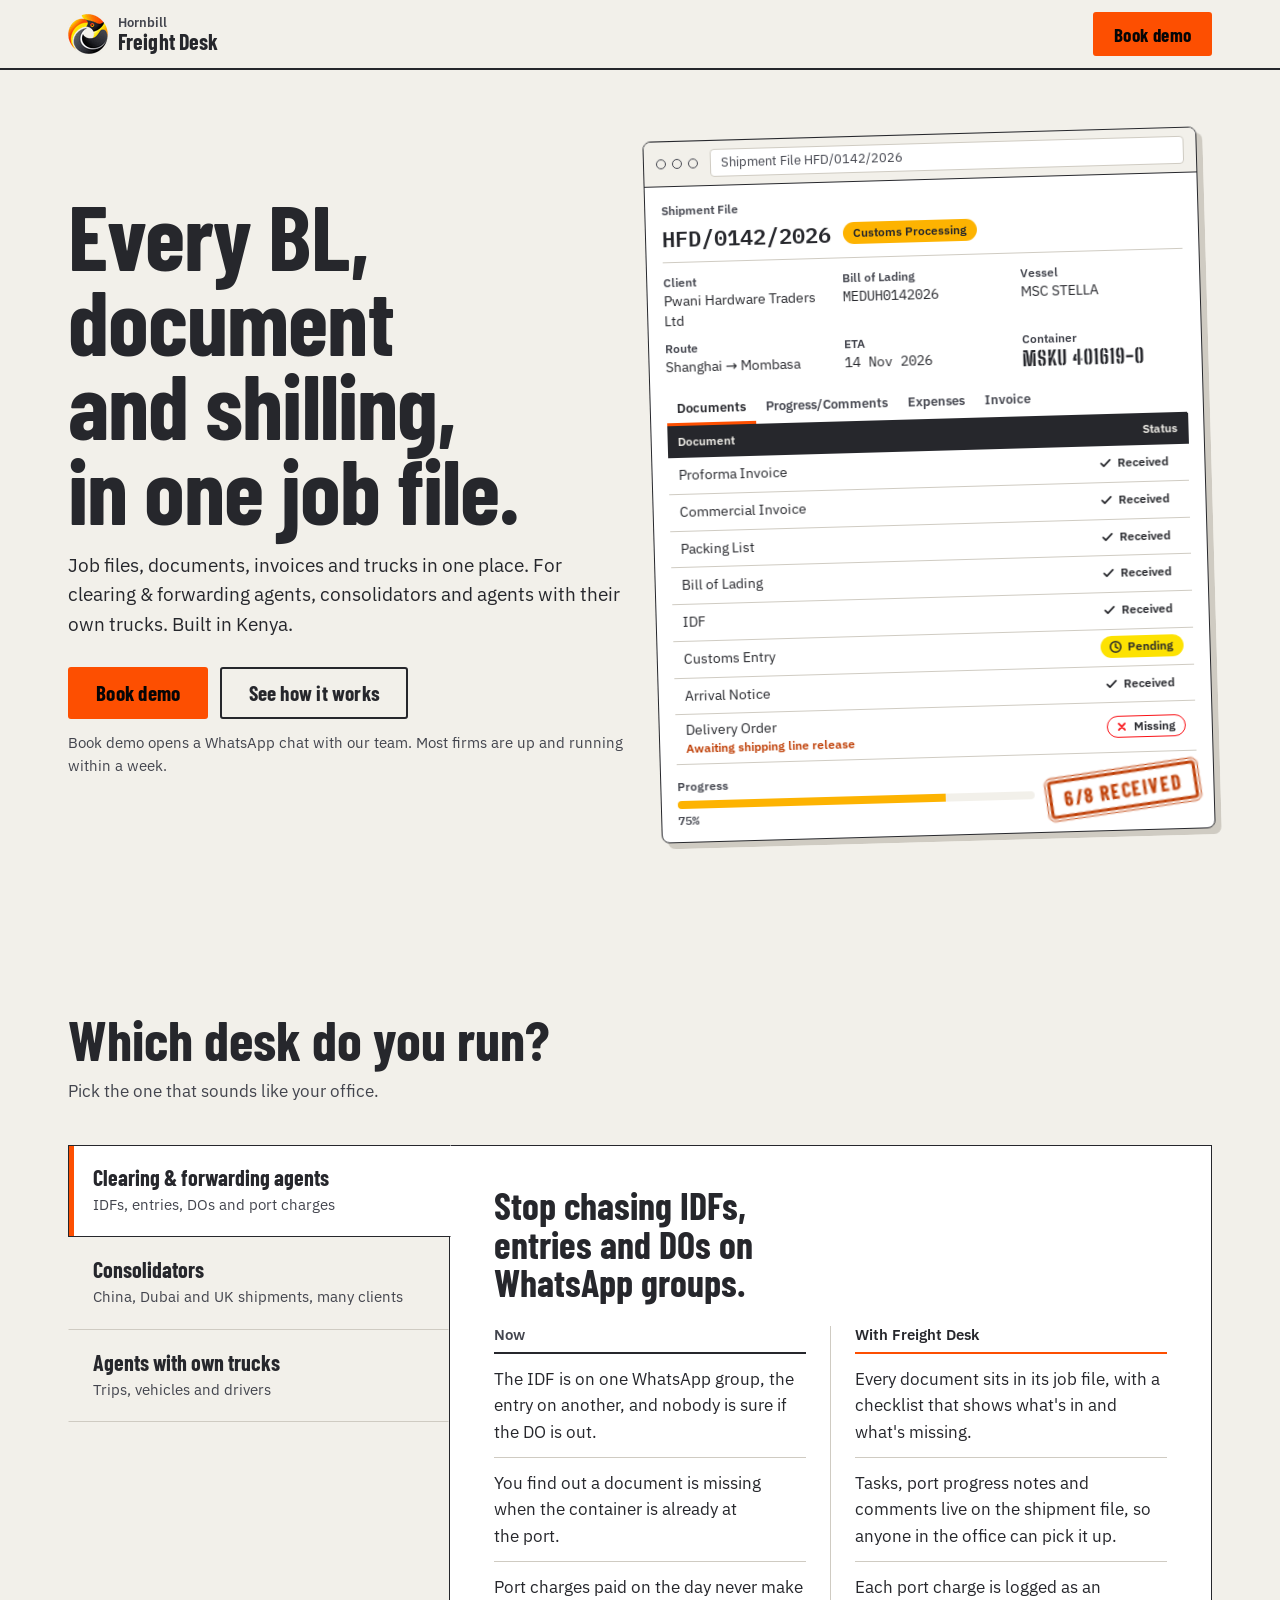
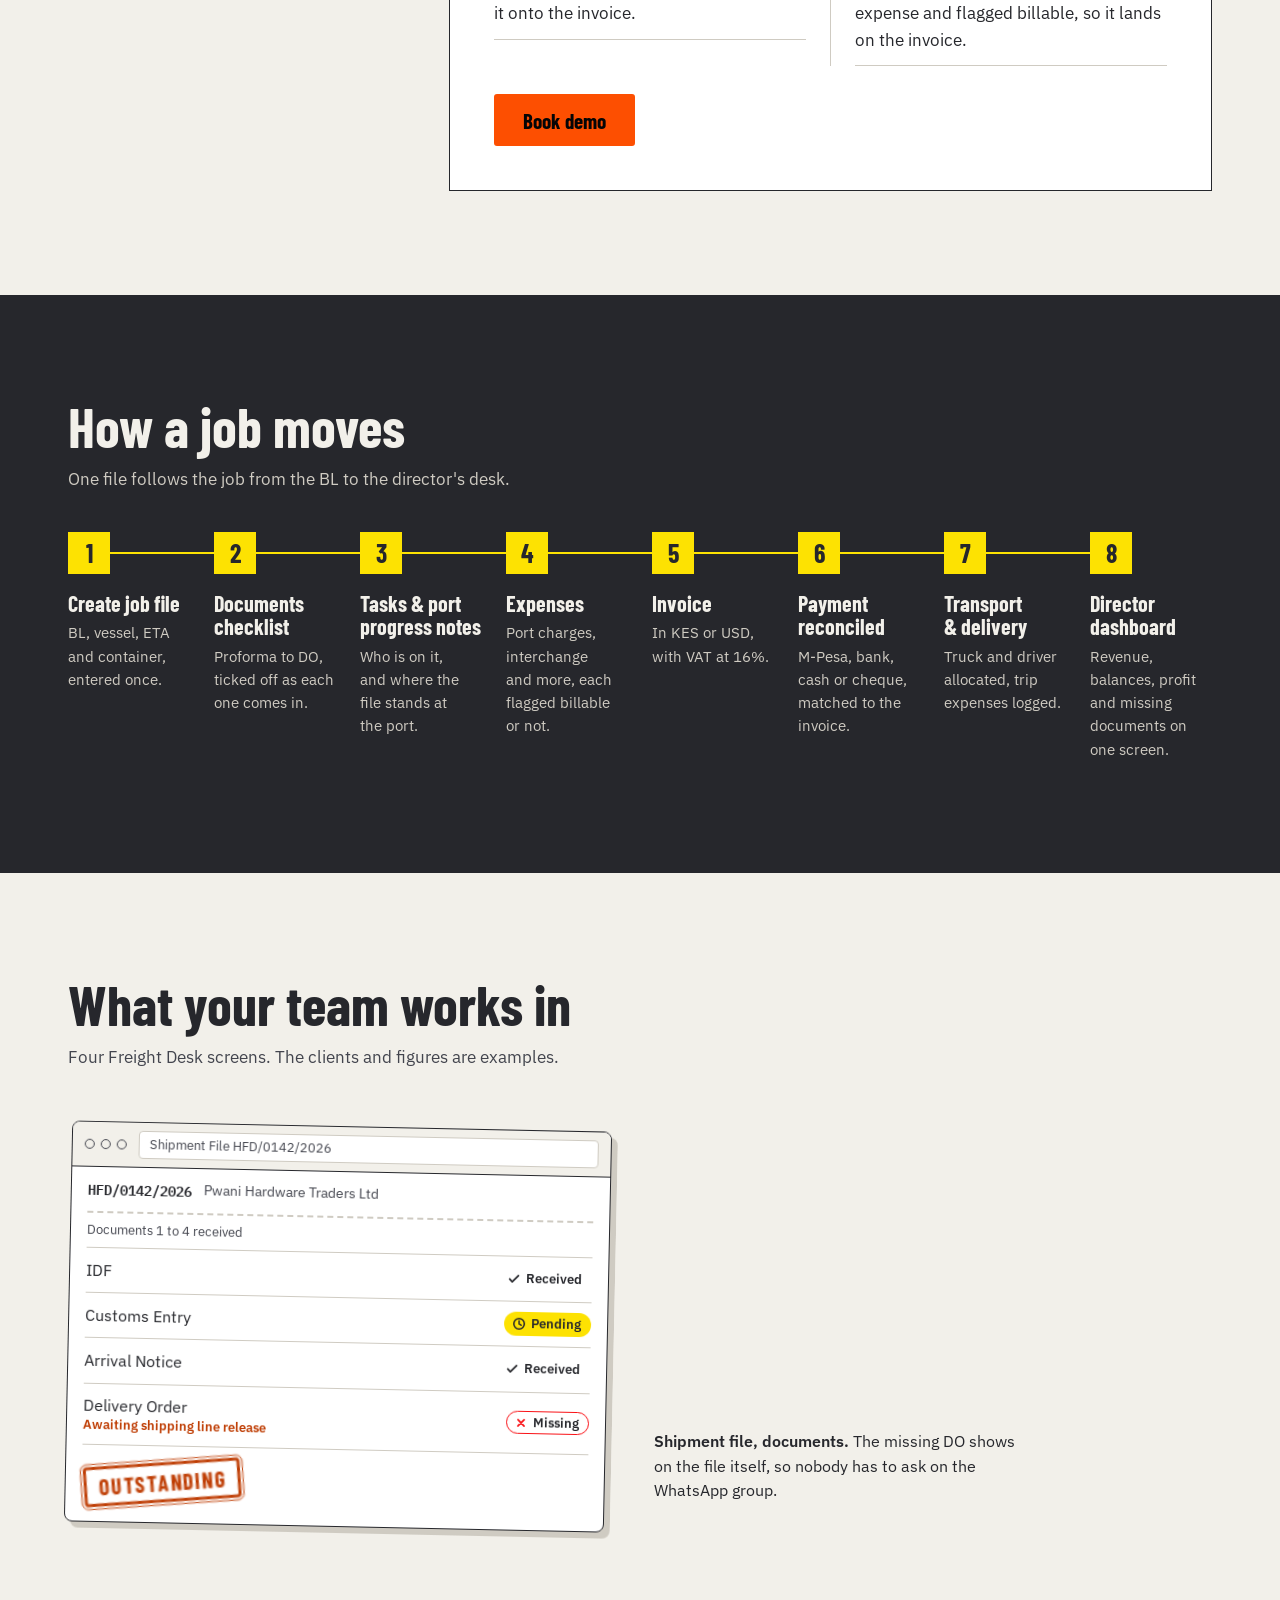
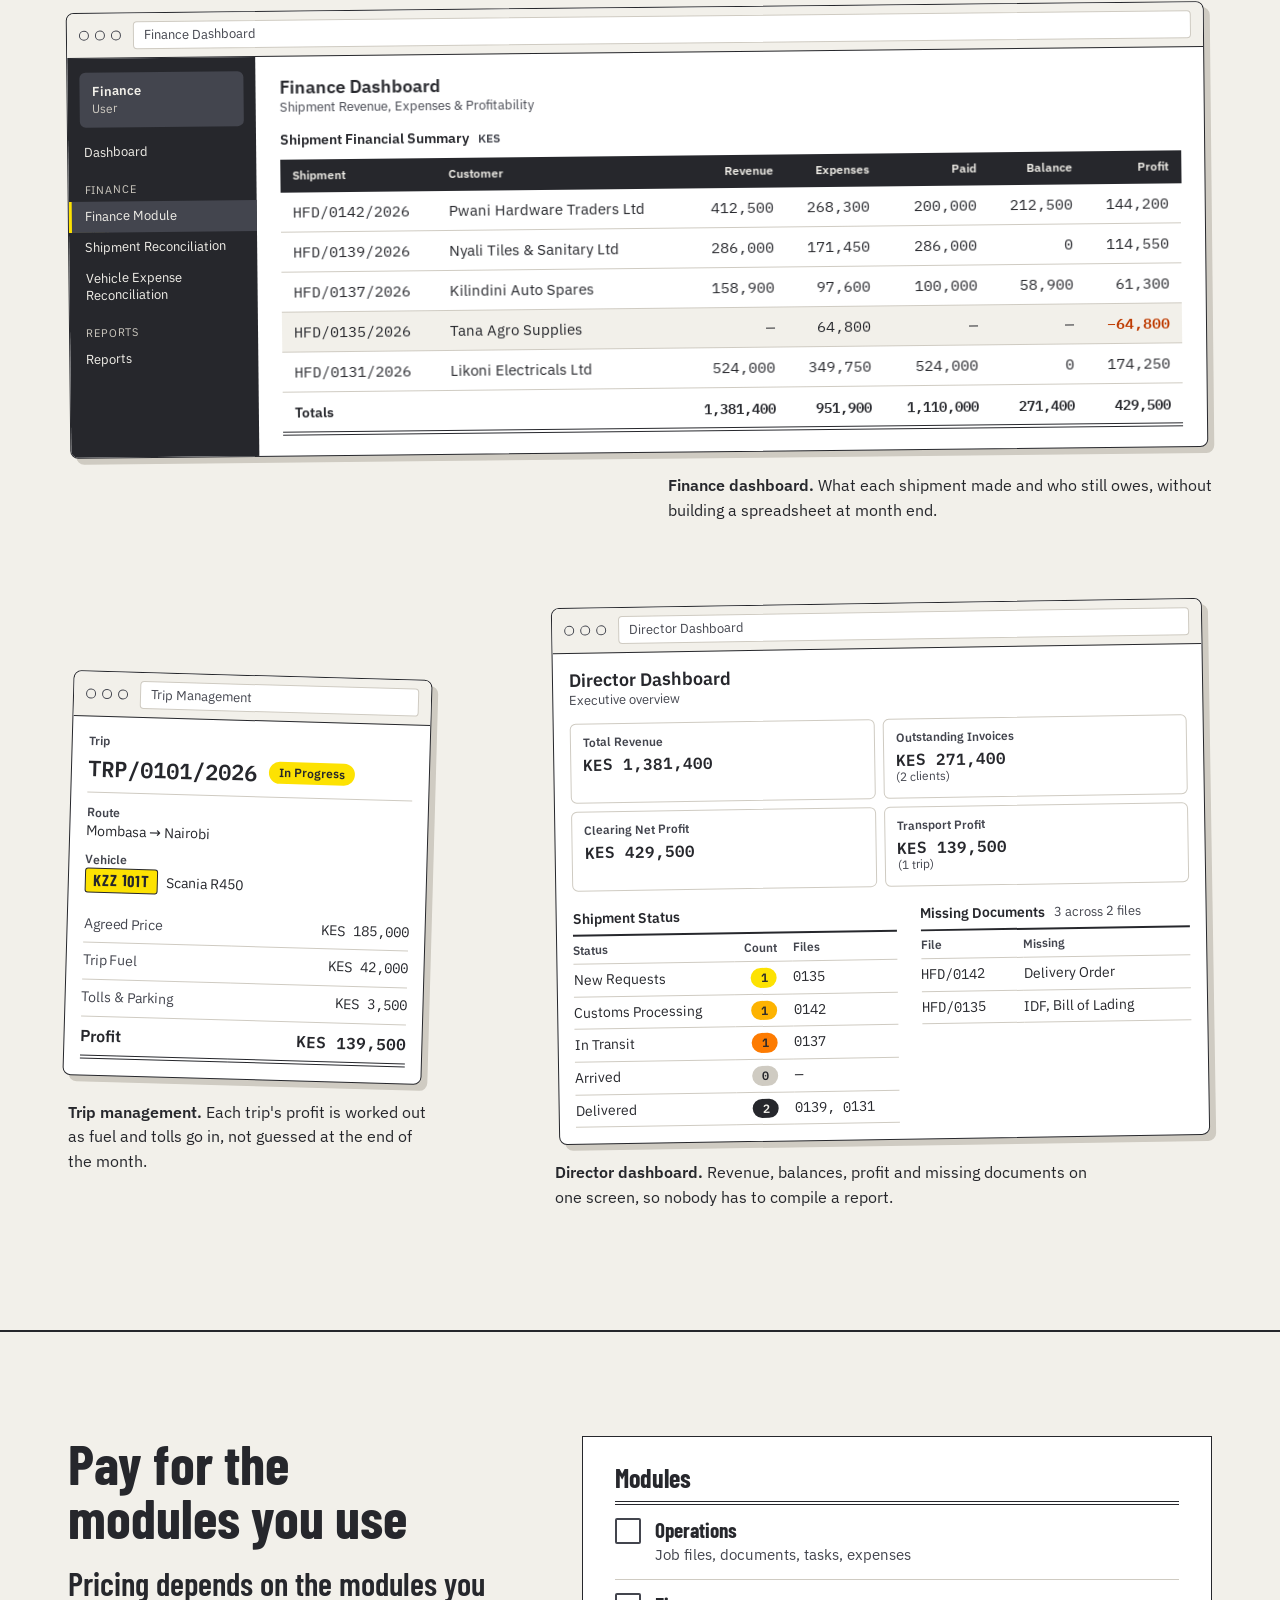
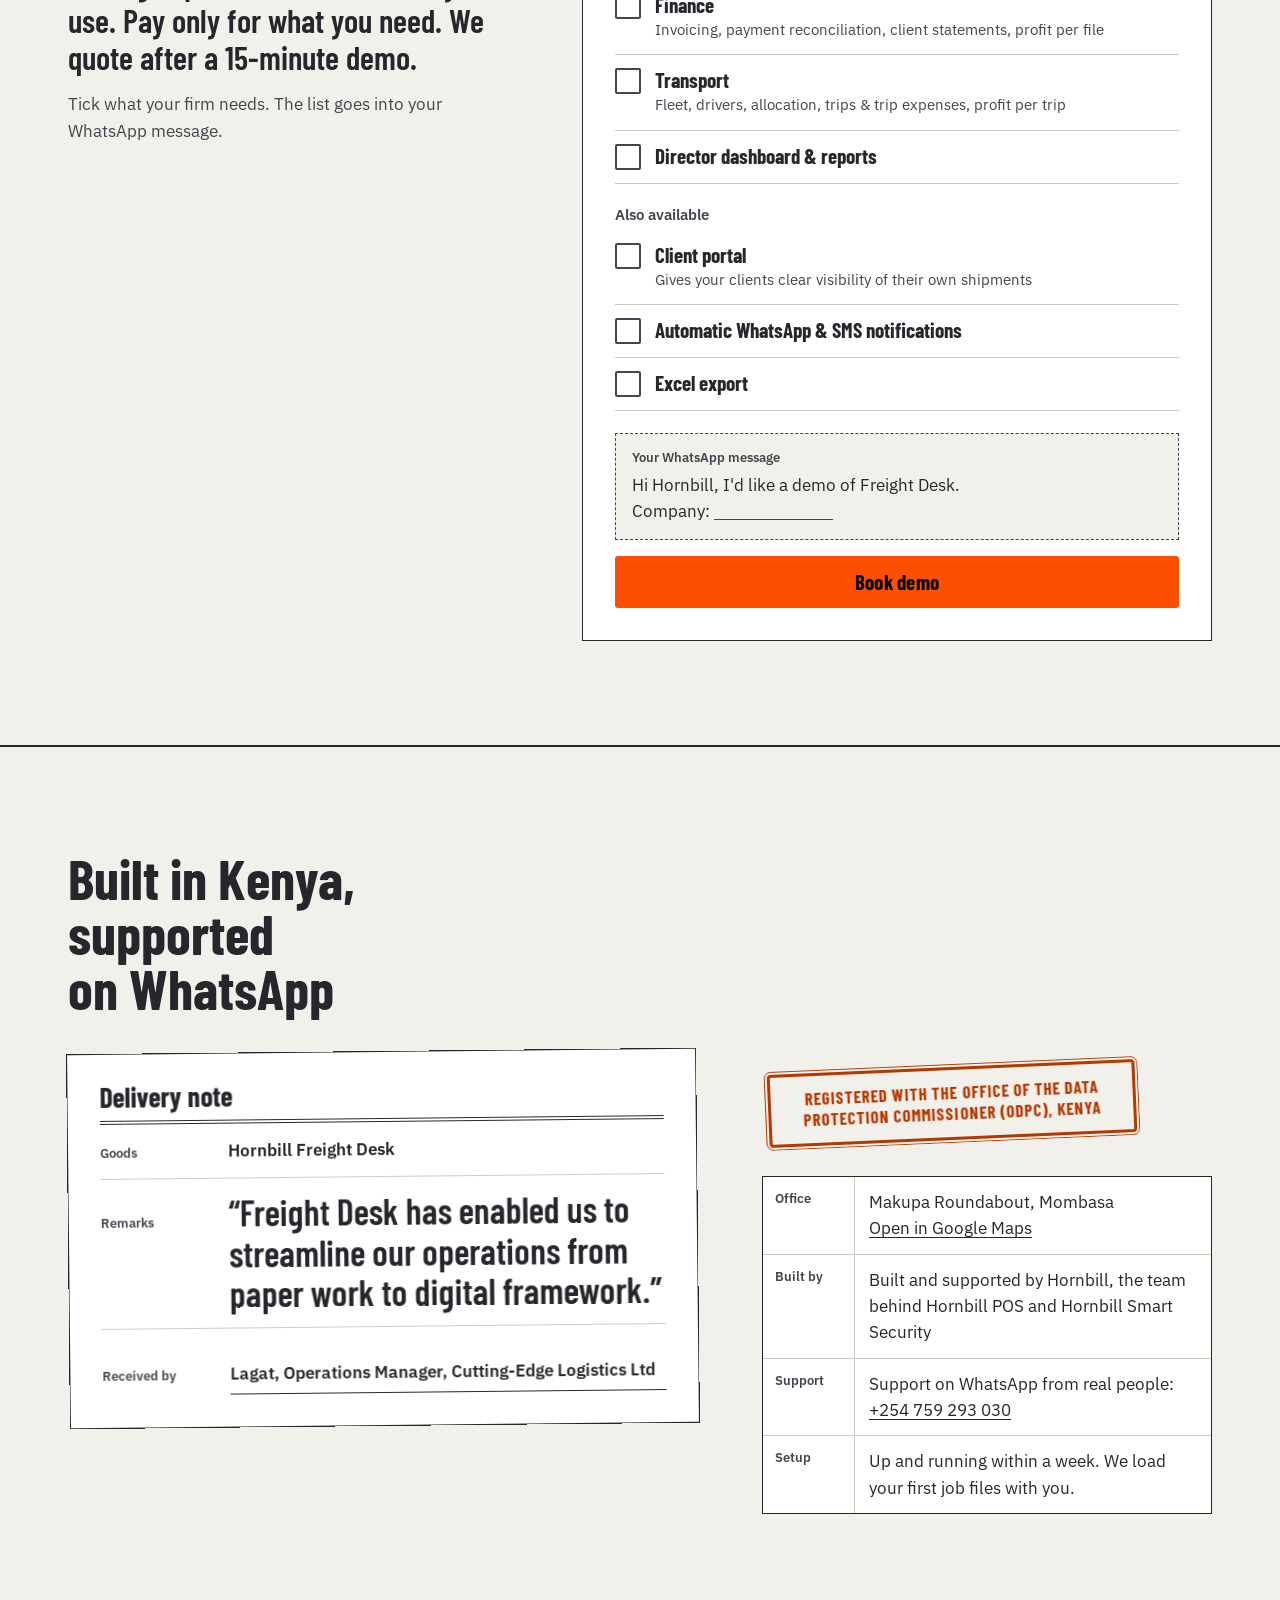
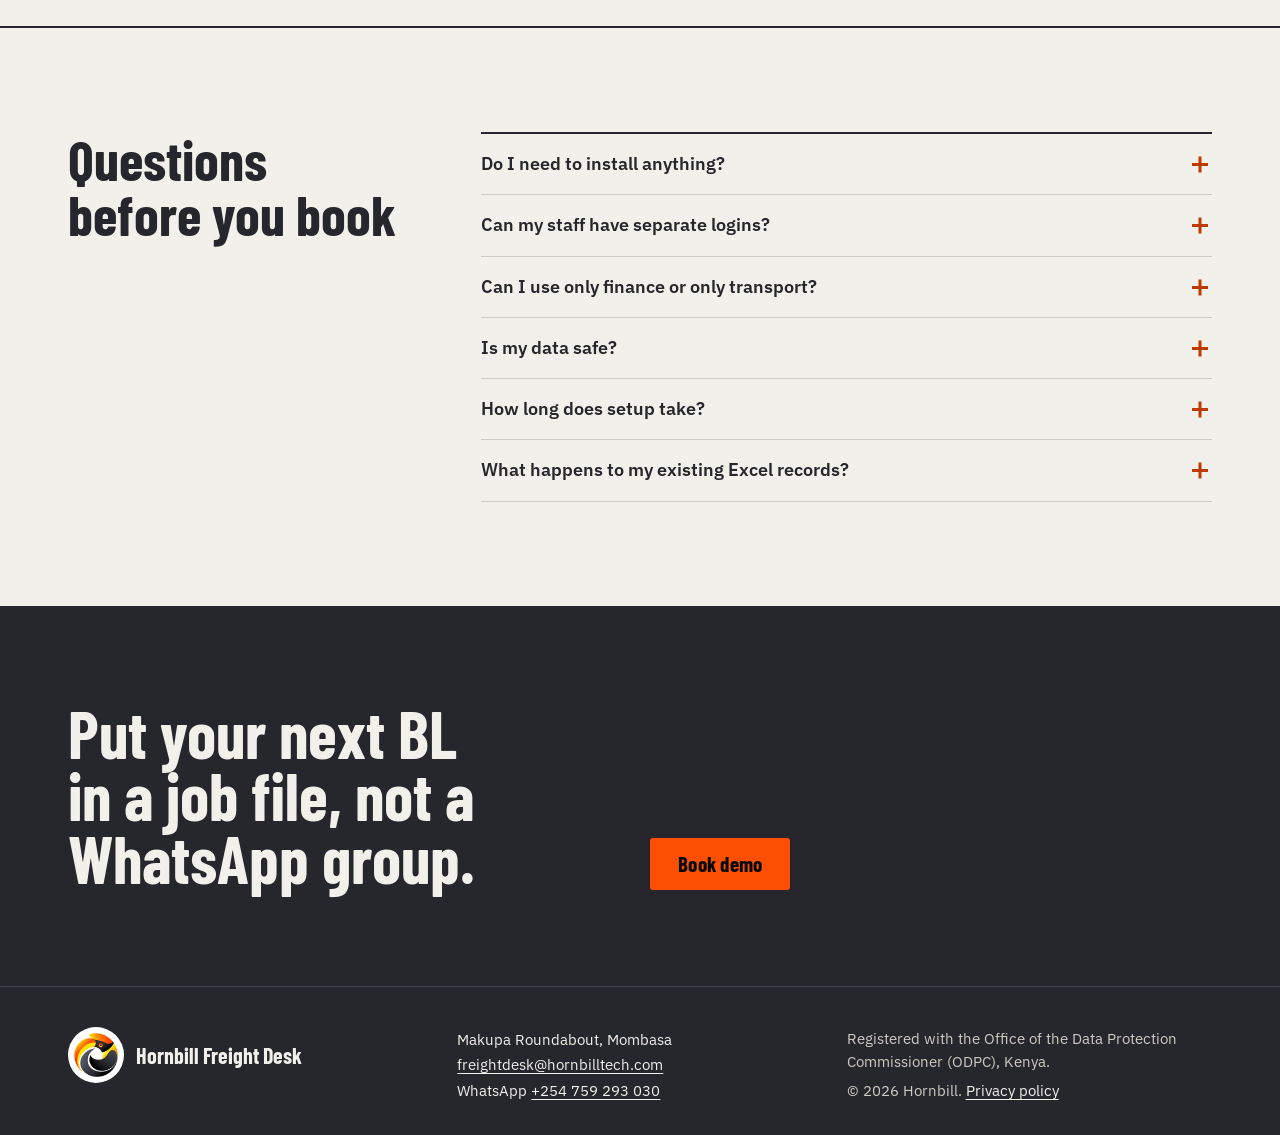
<file: index.html>
<!doctype html>
<html lang="en-KE">
<head>
<meta charset="utf-8">
<meta name="viewport" content="width=device-width, initial-scale=1">
<title>Hornbill Freight Desk | Job files, documents, invoices and trucks in one place</title>
<meta name="description" content="Cloud software for Kenyan clearing &amp; forwarding agents, consolidators and agents with their own trucks. Every BL, document and shilling in one job file. Book a demo on WhatsApp.">
<link rel="canonical" href="https://freightdesk.hornbilltech.com/">
<meta name="theme-color" content="#26272C">

<link rel="icon" href="img/favicon.ico" sizes="any">
<link rel="icon" type="image/png" sizes="192x192" href="img/icon-192.png">
<link rel="apple-touch-icon" href="img/apple-touch-icon.png">

<meta property="og:type" content="website">
<meta property="og:site_name" content="Hornbill Freight Desk">
<meta property="og:title" content="Hornbill Freight Desk: every BL, document and shilling, in one job file">
<meta property="og:description" content="Job files, documents, invoices and trucks in one place, for Kenyan clearing &amp; forwarding agents, consolidators and agents with their own trucks.">
<meta property="og:url" content="https://freightdesk.hornbilltech.com/">
<meta property="og:image" content="https://freightdesk.hornbilltech.com/img/og-image.png">
<meta property="og:image:width" content="1200">
<meta property="og:image:height" content="630">
<meta property="og:image:alt" content="Hornbill Freight Desk logo beside a job file showing 6 of 8 documents received">
<meta property="og:locale" content="en_KE">
<meta name="twitter:card" content="summary_large_image">

<link rel="preload" href="fonts/barlow-condensed-latin-700-normal.woff2" as="font" type="font/woff2" crossorigin>
<link rel="preload" href="fonts/ibm-plex-sans-latin-400-normal.woff2" as="font" type="font/woff2" crossorigin>
<link rel="stylesheet" href="css/site.css">

<script type="application/ld+json">
{
  "@context": "https://schema.org",
  "@graph": [
    {
      "@type": "Organization",
      "@id": "https://freightdesk.hornbilltech.com/#org",
      "name": "Hornbill",
      "url": "https://freightdesk.hornbilltech.com/",
      "logo": "https://freightdesk.hornbilltech.com/img/icon-192.png",
      "email": "freightdesk@hornbilltech.com",
      "telephone": "+254759293030",
      "address": { "@type": "PostalAddress", "streetAddress": "Makupa Roundabout", "addressLocality": "Mombasa", "addressCountry": "KE" }
    },
    {
      "@type": "WebSite",
      "name": "Hornbill Freight Desk",
      "url": "https://freightdesk.hornbilltech.com/",
      "inLanguage": "en-KE",
      "publisher": { "@id": "https://freightdesk.hornbilltech.com/#org" }
    }
  ]
}
</script>

<!-- Google Analytics 4: uncomment and replace G-XXXXXXXXXX with the real Measurement ID.
<script async src="https://www.googletagmanager.com/gtag/js?id=G-XXXXXXXXXX"></script>
<script>
  window.dataLayer = window.dataLayer || [];
  function gtag(){dataLayer.push(arguments);}
  gtag('js', new Date());
  gtag('config', 'G-XXXXXXXXXX');
</script>
-->

<!-- Meta Pixel: uncomment and replace YOUR_PIXEL_ID with the real Pixel ID.
<script>
  !function(f,b,e,v,n,t,s){if(f.fbq)return;n=f.fbq=function(){n.callMethod?
  n.callMethod.apply(n,arguments):n.queue.push(arguments)};if(!f._fbq)f._fbq=n;
  n.push=n;n.loaded=!0;n.version='2.0';n.queue=[];t=b.createElement(e);t.async=!0;
  t.src=v;s=b.getElementsByTagName(e)[0];s.parentNode.insertBefore(t,s)}(window,
  document,'script','https://connect.facebook.net/en_US/fbevents.js');
  fbq('init', 'YOUR_PIXEL_ID');
  fbq('track', 'PageView');
</script>
-->

<script src="js/site.js" defer></script>
</head>
<body class="has-sticky">
<a class="skip" href="#main">Skip to content</a>

<svg class="sprite" aria-hidden="true" focusable="false">
  <symbol id="i-check" viewBox="0 0 16 16"><path d="M3 8.5l3 3 7-7" fill="none" stroke="currentColor" stroke-width="2" stroke-linecap="round" stroke-linejoin="round"/></symbol>
  <symbol id="i-clock" viewBox="0 0 16 16"><circle cx="8" cy="8" r="6" fill="none" stroke="currentColor" stroke-width="1.75"/><path d="M8 4.5V8l2.5 1.5" fill="none" stroke="currentColor" stroke-width="1.75" stroke-linecap="round"/></symbol>
  <symbol id="i-cross" viewBox="0 0 16 16"><path d="M4.5 4.5l7 7M11.5 4.5l-7 7" fill="none" stroke="currentColor" stroke-width="2" stroke-linecap="round"/></symbol>
</svg>

<header class="topbar">
  <div class="wrap topbar__in">
    <a class="brand" href="./" aria-label="Hornbill Freight Desk, home">
      <img src="img/logo-40.png" srcset="img/logo-80.png 2x, img/logo-120.png 3x" width="40" height="40" alt="">
      <span class="brand__name"><span class="brand__co">Hornbill</span> Freight Desk</span>
    </a>
    <a class="btn btn--accent btn--sm" href="https://wa.me/254759293030?text=Hi%20Hornbill%2C%20I'd%20like%20a%20demo%20of%20Freight%20Desk.%20Company%3A%20" target="_blank" rel="noopener" data-segment="general">Book demo</a>
  </div>
</header>

<main id="main">

  <!-- Hero -->
  <section class="hero" aria-labelledby="hero-h">
    <div class="wrap hero__grid">
      <div class="hero__copy">
        <h1 id="hero-h">Every BL, document and shilling, in one job file.</h1>
        <p class="hero__sub">Job files, documents, invoices and trucks in one place. For clearing &amp; forwarding agents, consolidators and agents with their own trucks. Built in Kenya.</p>
        <div class="hero__ctas">
          <a class="btn btn--accent" href="https://wa.me/254759293030?text=Hi%20Hornbill%2C%20I'd%20like%20a%20demo%20of%20Freight%20Desk.%20Company%3A%20" target="_blank" rel="noopener" data-segment="general">Book demo</a>
          <a class="btn btn--line" href="#how">See how it works</a>
        </div>
        <p class="hero__note">Book demo opens a WhatsApp chat with our team. Most firms are up and running within a week.</p>
      </div>

      <figure class="hero__shot">
        <div class="frame frame--hero" role="img" aria-label="Freight Desk shipment file HFD/0142/2026 for Pwani Hardware Traders Ltd, status customs processing. Bill of lading MEDUH0142026, vessel MSC STELLA, Shanghai to Mombasa, ETA 14 November 2026, container MSKU 401619-0. Documents: proforma invoice, commercial invoice, packing list, bill of lading, IDF and arrival notice received. Customs entry pending. Delivery order missing, awaiting shipping line release. 6 of 8 documents received.">
          <div class="frame__bar"><span class="frame__dots"><i></i><i></i><i></i></span><span class="frame__url">Shipment File HFD/0142/2026</span></div>
          <div class="job">
            <div class="job__head">
              <p class="job__label">Shipment File</p>
              <p class="job__no">HFD/0142/2026</p>
              <span class="pill pill--amber">Customs Processing</span>
            </div>
            <dl class="fields">
              <div><dt>Client</dt><dd>Pwani Hardware Traders Ltd</dd></div>
              <div><dt>Bill of Lading</dt><dd class="mono">MEDUH0142026</dd></div>
              <div class="fields__opt"><dt>Vessel</dt><dd>MSC STELLA</dd></div>
              <div class="fields__opt"><dt>Route</dt><dd>Shanghai → Mombasa</dd></div>
              <div class="fields__opt"><dt>ETA</dt><dd class="mono">14 Nov 2026</dd></div>
              <div><dt>Container</dt><dd class="stencil">MSKU 401619-0</dd></div>
            </dl>
            <div class="apptabs"><span class="is-on">Documents</span><span>Progress/Comments</span><span>Expenses</span><span>Invoice</span></div>
            <table class="checklist checklist--head">
              <thead><tr><th>Document</th><th>Status</th></tr></thead>
              <tbody>
                <tr><td>Proforma Invoice</td><td><span class="st st--ok"><svg><use href="#i-check"/></svg>Received</span></td></tr>
                <tr><td>Commercial Invoice</td><td><span class="st st--ok"><svg><use href="#i-check"/></svg>Received</span></td></tr>
                <tr><td>Packing List</td><td><span class="st st--ok"><svg><use href="#i-check"/></svg>Received</span></td></tr>
                <tr><td>Bill of Lading</td><td><span class="st st--ok"><svg><use href="#i-check"/></svg>Received</span></td></tr>
                <tr><td>IDF</td><td><span class="st st--ok"><svg><use href="#i-check"/></svg>Received</span></td></tr>
                <tr><td>Customs Entry</td><td><span class="st st--wait"><svg><use href="#i-clock"/></svg>Pending</span></td></tr>
                <tr><td>Arrival Notice</td><td><span class="st st--ok"><svg><use href="#i-check"/></svg>Received</span></td></tr>
                <tr class="is-missing"><td>Delivery Order<span class="checklist__note">Awaiting shipping line release</span></td><td><span class="st st--miss"><svg><use href="#i-cross"/></svg>Missing</span></td></tr>
              </tbody>
            </table>
            <div class="progress">
              <div class="progress__meter">
                <span class="progress__label">Progress</span>
                <span class="progress__bar"><i></i></span>
                <span class="progress__pct">75%</span>
              </div>
              <span class="stamp stamp--land">6/8 Received</span>
            </div>
          </div>
        </div>
      </figure>
    </div>
  </section>

  <!-- Who it's for -->
  <section class="who" aria-labelledby="who-h">
    <div class="wrap">
      <div class="who__head">
        <h2 id="who-h">Which desk do you run?</h2>
        <p>Pick the one that sounds like your office.</p>
      </div>

      <div class="who__grid">
        <div class="who__tabs" role="tablist" aria-label="Type of business" hidden>
          <button type="button" role="tab" id="tab-cf" aria-controls="panel-cf" aria-selected="true">
            <span class="who__tab-name">Clearing &amp; forwarding agents</span>
            <span class="who__tab-line">IDFs, entries, DOs and port charges</span>
          </button>
          <button type="button" role="tab" id="tab-con" aria-controls="panel-con" aria-selected="false" tabindex="-1">
            <span class="who__tab-name">Consolidators</span>
            <span class="who__tab-line">China, Dubai and UK shipments, many clients</span>
          </button>
          <button type="button" role="tab" id="tab-trk" aria-controls="panel-trk" aria-selected="false" tabindex="-1">
            <span class="who__tab-name">Agents with own trucks</span>
            <span class="who__tab-line">Trips, vehicles and drivers</span>
          </button>
        </div>

        <div class="who__panels">
          <div class="who__panel" id="panel-cf">
            <p class="who__for">Clearing &amp; forwarding agents</p>
            <h3>Stop chasing IDFs, entries and DOs on WhatsApp groups.</h3>
            <div class="ledger2">
              <div class="ledger2__col">
                <h4>Now</h4>
                <ul>
                  <li>The IDF is on one WhatsApp group, the entry on another, and nobody is sure if the DO is out.</li>
                  <li>You find out a document is missing when the container is already at the port.</li>
                  <li>Port charges paid on the day never make it onto the invoice.</li>
                </ul>
              </div>
              <div class="ledger2__col ledger2__col--fd">
                <h4>With Freight Desk</h4>
                <ul>
                  <li>Every document sits in its job file, with a checklist that shows what's in and what's missing.</li>
                  <li>Tasks, port progress notes and comments live on the shipment file, so anyone in the office can pick it up.</li>
                  <li>Each port charge is logged as an expense and flagged billable, so it lands on the invoice.</li>
                </ul>
              </div>
            </div>
            <a class="btn btn--accent" href="https://wa.me/254759293030?text=Hi%20Hornbill%2C%20I%20run%20a%20clearing%20%26%20forwarding%20agency%20and%20I'd%20like%20a%20demo%20of%20Freight%20Desk.%20Company%3A%20" target="_blank" rel="noopener" data-segment="cf">Book demo</a>
          </div>

          <div class="who__panel" id="panel-con">
            <p class="who__for">Consolidators</p>
            <h3>Many clients, many shipments. Know who has paid.</h3>
            <div class="ledger2">
              <div class="ledger2__col">
                <h4>Now</h4>
                <ul>
                  <li>One container from China, Dubai or the UK carries goods for many clients.</li>
                  <li>Who has paid and who still owes from the last shipment lives in someone's notebook.</li>
                  <li>You learn whether a shipment made money weeks after it lands.</li>
                </ul>
              </div>
              <div class="ledger2__col ledger2__col--fd">
                <h4>With Freight Desk</h4>
                <ul>
                  <li>See which clients have paid and which still owe.</li>
                  <li>Print a statement for any client.</li>
                  <li>See profit or loss per shipment.</li>
                  <li>Give clients a portal with clear visibility of their own shipments.</li>
                </ul>
              </div>
            </div>
            <a class="btn btn--accent" href="https://wa.me/254759293030?text=Hi%20Hornbill%2C%20I'm%20a%20consolidator%20and%20I'd%20like%20a%20demo%20of%20Freight%20Desk.%20Company%3A%20" target="_blank" rel="noopener" data-segment="consolidator">Book demo</a>
          </div>

          <div class="who__panel" id="panel-trk">
            <p class="who__for">Agents with own trucks</p>
            <h3>Know what every trip made after fuel, tolls and allowances.</h3>
            <div class="ledger2">
              <div class="ledger2__col">
                <h4>Now</h4>
                <ul>
                  <li>The client pays the agreed price, but nobody is sure what the trip made once fuel, tolls and allowances are out.</li>
                  <li>Which truck is on which job? Someone has to call the yard.</li>
                  <li>A driver's licence expires and nobody notices.</li>
                </ul>
              </div>
              <div class="ledger2__col ledger2__col--fd">
                <h4>With Freight Desk</h4>
                <ul>
                  <li>Profit per trip: agreed price minus fuel, tolls and allowances.</li>
                  <li>Allocate vehicles to jobs, so you know which truck is on which job without calling the yard.</li>
                  <li>Each driver's licence expiry date sits on their record.</li>
                </ul>
              </div>
            </div>
            <a class="btn btn--accent" href="https://wa.me/254759293030?text=Hi%20Hornbill%2C%20we're%20an%20agency%20with%20our%20own%20trucks%20and%20I'd%20like%20a%20demo%20of%20Freight%20Desk.%20Company%3A%20" target="_blank" rel="noopener" data-segment="trucks">Book demo</a>
          </div>
        </div>
      </div>
    </div>
  </section>

  <!-- How a job moves -->
  <section class="how" id="how" aria-labelledby="how-h">
    <div class="wrap">
      <div class="how__head">
        <h2 id="how-h">How a job moves</h2>
        <p>One file follows the job from the BL to the director's desk.</p>
      </div>
      <ol class="track">
        <li><span class="track__n" aria-hidden="true">1</span><h3>Create job file</h3><p>BL, vessel, ETA and container, entered once.</p></li>
        <li><span class="track__n" aria-hidden="true">2</span><h3>Documents checklist</h3><p>Proforma to DO, ticked off as each one comes in.</p></li>
        <li><span class="track__n" aria-hidden="true">3</span><h3>Tasks &amp; port progress notes</h3><p>Who is on it, and where the file stands at the port.</p></li>
        <li><span class="track__n" aria-hidden="true">4</span><h3>Expenses</h3><p>Port charges, interchange and more, each flagged billable or not.</p></li>
        <li><span class="track__n" aria-hidden="true">5</span><h3>Invoice</h3><p>In KES or USD, with VAT at 16%.</p></li>
        <li><span class="track__n" aria-hidden="true">6</span><h3>Payment reconciled</h3><p>M-Pesa, bank, cash or cheque, matched to the invoice.</p></li>
        <li><span class="track__n" aria-hidden="true">7</span><h3>Transport &amp; delivery</h3><p>Truck and driver allocated, trip expenses logged.</p></li>
        <li><span class="track__n" aria-hidden="true">8</span><h3>Director dashboard</h3><p>Revenue, balances, profit and missing documents on one screen.</p></li>
      </ol>
    </div>
  </section>

  <!-- Screens -->
  <section class="screens" aria-labelledby="screens-h">
    <div class="wrap">
      <div class="screens__head">
        <h2 id="screens-h">What your team works in</h2>
        <p>Four Freight Desk screens. The clients and figures are examples.</p>
      </div>

      <div class="shots">
        <!-- A: shipment file, documents (detail) -->
        <figure class="shot shot--a">
          <div class="frame frame--a" role="img" aria-label="Detail of the documents tab on shipment file HFD/0142/2026: IDF received, customs entry pending, arrival notice received, delivery order missing and stamped outstanding, awaiting shipping line release.">
            <div class="frame__bar"><span class="frame__dots"><i></i><i></i><i></i></span><span class="frame__url">Shipment File HFD/0142/2026</span></div>
            <div class="crop">
              <p class="crop__head"><span class="mono">HFD/0142/2026</span> <span>Pwani Hardware Traders Ltd</span></p>
              <p class="crop__more">Documents 1 to 4 received</p>
              <table class="checklist checklist--lg">
                <tbody>
                  <tr><td>IDF</td><td><span class="st st--ok"><svg><use href="#i-check"/></svg>Received</span></td></tr>
                  <tr><td>Customs Entry</td><td><span class="st st--wait"><svg><use href="#i-clock"/></svg>Pending</span></td></tr>
                  <tr><td>Arrival Notice</td><td><span class="st st--ok"><svg><use href="#i-check"/></svg>Received</span></td></tr>
                  <tr class="is-missing"><td>Delivery Order<span class="checklist__note">Awaiting shipping line release</span></td><td><span class="st st--miss"><svg><use href="#i-cross"/></svg>Missing</span></td></tr>
                </tbody>
              </table>
              <span class="stamp stamp--do" data-reveal>Outstanding</span>
            </div>
          </div>
          <figcaption><strong>Shipment file, documents.</strong> The missing DO shows on the file itself, so nobody has to ask on the WhatsApp group.</figcaption>
        </figure>

        <!-- B: finance dashboard, shipment financial summary -->
        <figure class="shot shot--b">
          <div class="frame frame--b" role="img" aria-label="Freight Desk finance dashboard, shipment financial summary in KES. HFD/0142/2026, Pwani Hardware Traders Ltd: revenue invoiced 412,500, expenses 268,300, paid 200,000, balance 212,500, profit 144,200. HFD/0139/2026, Nyali Tiles and Sanitary Ltd: invoiced 286,000, expenses 171,450, paid 286,000, balance 0, profit 114,550. HFD/0137/2026, Kilindini Auto Spares: invoiced 158,900, expenses 97,600, paid 100,000, balance 58,900, profit 61,300. HFD/0135/2026, Tana Agro Supplies: not invoiced, expenses 64,800, profit minus 64,800, stamped costs logged, no invoice. HFD/0131/2026, Likoni Electricals Ltd: invoiced 524,000, expenses 349,750, paid 524,000, balance 0, profit 174,250. Totals: invoiced 1,381,400, expenses 951,900, paid 1,110,000, balance 271,400, profit 429,500.">
            <div class="frame__bar"><span class="frame__dots"><i></i><i></i><i></i></span><span class="frame__url">Finance Dashboard</span></div>
            <div class="shell">
              <div class="side">
                <p class="side__role">Finance<span>User</span></p>
                <p class="side__item">Dashboard</p>
                <p class="side__sec">Finance</p>
                <p class="side__item is-on">Finance Module</p>
                <p class="side__item">Shipment Reconciliation</p>
                <p class="side__item">Vehicle Expense Reconciliation</p>
                <p class="side__sec">Reports</p>
                <p class="side__item">Reports</p>
              </div>
              <div class="app shell__main">
                <p class="page__title">Finance Dashboard</p>
                <p class="page__sub">Shipment Revenue, Expenses &amp; Profitability</p>
                <p class="card__title">Shipment Financial Summary <span>KES</span></p>
                <table class="ledger">
                  <thead>
                    <tr><th>Shipment</th><th class="c-client">Customer</th><th class="num c-mid">Revenue</th><th class="num c-mid">Expenses</th><th class="num c-mid">Paid</th><th class="num">Balance</th><th class="num">Profit</th></tr>
                  </thead>
                  <tbody>
                    <tr><td class="mono">HFD/0142/2026<span class="sub">Pwani Hardware Traders Ltd</span></td><td class="c-client">Pwani Hardware Traders Ltd</td><td class="num c-mid">412,500</td><td class="num c-mid">268,300</td><td class="num c-mid">200,000</td><td class="num">212,500</td><td class="num">144,200</td></tr>
                    <tr><td class="mono">HFD/0139/2026<span class="sub">Nyali Tiles &amp; Sanitary Ltd</span></td><td class="c-client">Nyali Tiles &amp; Sanitary Ltd</td><td class="num c-mid">286,000</td><td class="num c-mid">171,450</td><td class="num c-mid">286,000</td><td class="num">0</td><td class="num">114,550</td></tr>
                    <tr><td class="mono">HFD/0137/2026<span class="sub">Kilindini Auto Spares</span></td><td class="c-client">Kilindini Auto Spares</td><td class="num c-mid">158,900</td><td class="num c-mid">97,600</td><td class="num c-mid">100,000</td><td class="num">58,900</td><td class="num">61,300</td></tr>
                    <tr class="is-flagged" data-reveal><td class="mono">HFD/0135/2026<span class="sub">Tana Agro Supplies</span><span class="stamp stamp--row stamp--row-sm">Costs logged · No invoice</span></td><td class="c-client">Tana Agro Supplies</td><td class="num c-mid">—</td><td class="num c-mid">64,800</td><td class="num c-mid stamp-cell">—<span class="stamp stamp--row stamp--row-lg">Costs logged · No invoice</span></td><td class="num">—</td><td class="num neg">−64,800</td></tr>
                    <tr><td class="mono">HFD/0131/2026<span class="sub">Likoni Electricals Ltd</span></td><td class="c-client">Likoni Electricals Ltd</td><td class="num c-mid">524,000</td><td class="num c-mid">349,750</td><td class="num c-mid">524,000</td><td class="num">0</td><td class="num">174,250</td></tr>
                  </tbody>
                  <tfoot>
                    <tr><th scope="row">Totals</th><td class="c-client"></td><td class="num c-mid">1,381,400</td><td class="num c-mid">951,900</td><td class="num c-mid">1,110,000</td><td class="num">271,400</td><td class="num">429,500</td></tr>
                  </tfoot>
                </table>
              </div>
            </div>
          </div>
          <figcaption><strong>Finance dashboard.</strong> What each shipment made and who still owes, without building a spreadsheet at month end.</figcaption>
        </figure>

        <!-- C: trip management -->
        <figure class="shot shot--c">
          <div class="frame frame--c" role="img" aria-label="Freight Desk trip TRP/0101/2026, in progress, Mombasa to Nairobi, vehicle KZZ 101T Scania R450. Agreed price KES 185,000, trip fuel KES 42,000, tolls and parking KES 3,500, profit KES 139,500.">
            <div class="frame__bar"><span class="frame__dots"><i></i><i></i><i></i></span><span class="frame__url">Trip Management</span></div>
            <div class="app">
              <div class="job__head">
                <p class="job__label">Trip</p>
                <p class="job__no">TRP/0101/2026</p>
                <span class="pill pill--yellow">In Progress</span>
              </div>
              <dl class="fields fields--trip">
                <div><dt>Route</dt><dd>Mombasa → Nairobi</dd></div>
                <div><dt>Vehicle</dt><dd><span class="plate">KZZ 101T</span> Scania R450</dd></div>
              </dl>
              <table class="sum">
                <tbody>
                  <tr><th>Agreed Price</th><td>KES 185,000</td></tr>
                  <tr><th>Trip Fuel</th><td>KES 42,000</td></tr>
                  <tr><th>Tolls &amp; Parking</th><td>KES 3,500</td></tr>
                </tbody>
                <tfoot>
                  <tr><th>Profit</th><td>KES 139,500</td></tr>
                </tfoot>
              </table>
            </div>
          </div>
          <figcaption><strong>Trip management.</strong> Each trip's profit is worked out as fuel and tolls go in, not guessed at the end of the month.</figcaption>
        </figure>

        <!-- D: director dashboard -->
        <figure class="shot shot--d">
          <div class="frame frame--d" role="img" aria-label="Freight Desk director dashboard. Total revenue KES 1,381,400. Outstanding invoices KES 271,400 from 2 clients. Clearing net profit KES 429,500. Transport profit KES 139,500 from 1 trip. Shipment status: new requests 1 (0135), customs processing 1 (0142), in transit 1 (0137), arrived 0, delivered 2 (0139 and 0131). Missing documents: 3 across 2 files. HFD/0142 is missing the delivery order. HFD/0135 is missing the IDF and bill of lading.">
            <div class="frame__bar"><span class="frame__dots"><i></i><i></i><i></i></span><span class="frame__url">Director Dashboard</span></div>
            <div class="app">
              <p class="page__title">Director Dashboard</p>
              <p class="page__sub">Executive overview</p>
              <div class="dash__figs">
                <div><p class="dash__k">Total Revenue</p><p class="dash__v">KES 1,381,400</p></div>
                <div><p class="dash__k">Outstanding Invoices</p><p class="dash__v">KES 271,400</p><p class="dash__s">(2 clients)</p></div>
                <div><p class="dash__k">Clearing Net Profit</p><p class="dash__v">KES 429,500</p></div>
                <div><p class="dash__k">Transport Profit</p><p class="dash__v">KES 139,500</p><p class="dash__s">(1 trip)</p></div>
              </div>
              <div class="dash__cols">
                <div>
                  <p class="dash__h">Shipment Status</p>
                  <table class="mini">
                    <thead><tr><th>Status</th><th class="num">Count</th><th>Files</th></tr></thead>
                    <tbody>
                      <tr><td>New Requests</td><td class="num"><span class="count count--yellow">1</span></td><td class="mono">0135</td></tr>
                      <tr><td>Customs Processing</td><td class="num"><span class="count count--amber">1</span></td><td class="mono">0142</td></tr>
                      <tr><td>In Transit</td><td class="num"><span class="count count--orange">1</span></td><td class="mono">0137</td></tr>
                      <tr><td>Arrived</td><td class="num"><span class="count">0</span></td><td class="mono">—</td></tr>
                      <tr><td>Delivered</td><td class="num"><span class="count count--ink">2</span></td><td class="mono">0139, 0131</td></tr>
                    </tbody>
                  </table>
                </div>
                <div>
                  <p class="dash__h">Missing Documents <span>3 across 2 files</span></p>
                  <table class="mini">
                    <thead><tr><th>File</th><th>Missing</th></tr></thead>
                    <tbody>
                      <tr><td class="mono">HFD/0142</td><td>Delivery Order</td></tr>
                      <tr><td class="mono">HFD/0135</td><td>IDF, Bill of Lading</td></tr>
                    </tbody>
                  </table>
                </div>
              </div>
            </div>
          </div>
          <figcaption><strong>Director dashboard.</strong> Revenue, balances, profit and missing documents on one screen, so nobody has to compile a report.</figcaption>
        </figure>
      </div>
    </div>
  </section>

  <!-- Modules & pricing -->
  <section class="modules" id="modules" aria-labelledby="mod-h">
    <div class="wrap modules__grid">
      <div class="modules__copy">
        <h2 id="mod-h">Pay for the modules you use</h2>
        <p class="modules__price">Pricing depends on the modules you use. Pay only for what you need. We quote after a 15-minute demo.</p>
        <p class="modules__help">Tick what your firm needs. The list goes into your WhatsApp message.</p>
      </div>

      <div class="sheet" id="modules-sheet">
        <p class="sheet__title">Modules</p>
        <fieldset>
          <legend class="vh">Modules</legend>
          <label class="tick"><input type="checkbox" value="Operations"><span class="tick__text"><strong>Operations</strong><span>Job files, documents, tasks, expenses</span></span></label>
          <label class="tick"><input type="checkbox" value="Finance"><span class="tick__text"><strong>Finance</strong><span>Invoicing, payment reconciliation, client statements, profit per file</span></span></label>
          <label class="tick"><input type="checkbox" value="Transport"><span class="tick__text"><strong>Transport</strong><span>Fleet, drivers, allocation, trips &amp; trip expenses, profit per trip</span></span></label>
          <label class="tick"><input type="checkbox" value="Director dashboard &amp; reports"><span class="tick__text"><strong>Director dashboard &amp; reports</strong></span></label>
        </fieldset>
        <fieldset>
          <legend class="sheet__legend">Also available</legend>
          <label class="tick"><input type="checkbox" value="Client portal"><span class="tick__text"><strong>Client portal</strong><span>Gives your clients clear visibility of their own shipments</span></span></label>
          <label class="tick"><input type="checkbox" value="Automatic WhatsApp &amp; SMS notifications"><span class="tick__text"><strong>Automatic WhatsApp &amp; SMS notifications</strong></span></label>
          <label class="tick"><input type="checkbox" value="Excel export"><span class="tick__text"><strong>Excel export</strong></span></label>
        </fieldset>
        <div class="sheet__msg">
          <p class="sheet__msg-label">Your WhatsApp message</p>
          <p class="sheet__msg-text" id="modules-msg" aria-live="polite">Hi Hornbill, I'd like a demo of Freight Desk. Company: </p>
        </div>
        <a class="btn btn--accent btn--block" id="modules-cta" href="https://wa.me/254759293030?text=Hi%20Hornbill%2C%20I'd%20like%20a%20demo%20of%20Freight%20Desk.%20Company%3A%20" target="_blank" rel="noopener" data-segment="modules">Book demo</a>
      </div>
    </div>
  </section>

  <!-- Trust -->
  <section class="trust" aria-labelledby="trust-h">
    <div class="wrap">
      <h2 id="trust-h">Built in Kenya, supported on WhatsApp</h2>
      <div class="trust__grid">
        <figure class="note">
          <div class="note__head">
            <p class="note__title">Delivery note</p>
          </div>
          <div class="note__row"><p class="note__k">Goods</p><p class="note__v">Hornbill Freight Desk</p></div>
          <div class="note__row note__row--quote">
            <p class="note__k">Remarks</p>
            <blockquote class="note__quote"><p>Freight Desk has enabled us to streamline our operations from paper work to digital framework.</p></blockquote>
          </div>
          <figcaption class="note__row note__row--sign"><span class="note__k">Received by</span><span class="note__sign">Lagat, Operations Manager, <span class="nowrap">Cutting-Edge Logistics Ltd</span></span></figcaption>
        </figure>

        <div class="trust__side">
          <p class="stamp stamp--odpc" data-reveal>Registered with the Office of the Data Protection Commissioner (ODPC), Kenya</p>
          <dl class="gate">
            <div><dt>Office</dt><dd>Makupa Roundabout, Mombasa<br><a href="https://www.google.com/maps/search/?api=1&amp;query=Makupa+Roundabout+Mombasa" target="_blank" rel="noopener">Open in Google Maps</a></dd></div>
            <div><dt>Built by</dt><dd>Built and supported by Hornbill, the team behind Hornbill POS and Hornbill Smart Security</dd></div>
            <div><dt>Support</dt><dd>Support on WhatsApp from real people: <a href="https://wa.me/254759293030" target="_blank" rel="noopener">+254&nbsp;759&nbsp;293&nbsp;030</a></dd></div>
            <div><dt>Setup</dt><dd>Up and running within a week. We load your first job files with you.</dd></div>
          </dl>
        </div>
      </div>
    </div>
  </section>

  <!-- FAQ -->
  <section class="faq" aria-labelledby="faq-h">
    <div class="wrap faq__grid">
      <h2 id="faq-h">Questions before you book</h2>
      <div class="faq__list">
        <details>
          <summary>Do I need to install anything?</summary>
          <p>No. It runs in the browser on your office PC, laptop or phone.</p>
        </details>
        <details>
          <summary>Can my staff have separate logins?</summary>
          <p>Yes, by role: operations, transport, finance and director. Each person sees what their role needs.</p>
        </details>
        <details>
          <summary>Can I use only finance or only transport?</summary>
          <p>Yes. Pick the modules you need, and pricing follows.</p>
        </details>
        <details>
          <summary>Is my data safe?</summary>
          <p>Hornbill is registered with the ODPC. Each person has their own login with role-based access, and the data sits on a managed cloud server, not on one office PC.</p>
        </details>
        <details>
          <summary>How long does setup take?</summary>
          <p>Most firms are up and running within a week. We load your first job files with you.</p>
        </details>
        <details>
          <summary>What happens to my existing Excel records?</summary>
          <p>We bring your active job files across with you during onboarding, and you can export to Excel any time.</p>
        </details>
      </div>
    </div>
  </section>

  <!-- Final CTA -->
  <section class="final" aria-labelledby="final-h">
    <div class="wrap final__in">
      <h2 id="final-h">Put your next BL in a job file, not a WhatsApp group.</h2>
      <a class="btn btn--accent" href="https://wa.me/254759293030?text=Hi%20Hornbill%2C%20I'd%20like%20a%20demo%20of%20Freight%20Desk.%20Company%3A%20" target="_blank" rel="noopener" data-segment="general">Book demo</a>
    </div>
  </section>
</main>

<footer class="foot">
  <div class="wrap foot__grid">
    <div class="foot__brand">
      <span class="foot__plate"><img src="img/logo-80.png" srcset="img/logo-80.png 1x, img/logo-120.png 2x" width="44" height="44" alt="Hornbill logo"></span>
      <p class="foot__name">Hornbill Freight Desk</p>
    </div>
    <address class="foot__contact">
      Makupa Roundabout, Mombasa<br>
      <a href="mailto:freightdesk@hornbilltech.com">freightdesk@hornbilltech.com</a><br>
      WhatsApp <a href="https://wa.me/254759293030" target="_blank" rel="noopener">+254&nbsp;759&nbsp;293&nbsp;030</a>
    </address>
    <div class="foot__legal">
      <p>Registered with the Office of the Data Protection Commissioner (ODPC), Kenya.</p>
      <p>© 2026 Hornbill. <a href="privacy.html">Privacy policy</a></p>
    </div>
  </div>
</footer>

<div class="stickybar" id="stickybar" hidden>
  <a class="btn btn--accent btn--block" href="https://wa.me/254759293030?text=Hi%20Hornbill%2C%20I'd%20like%20a%20demo%20of%20Freight%20Desk.%20Company%3A%20" target="_blank" rel="noopener" data-segment="general">Book demo on WhatsApp</a>
</div>
</body>
</html>
</file>
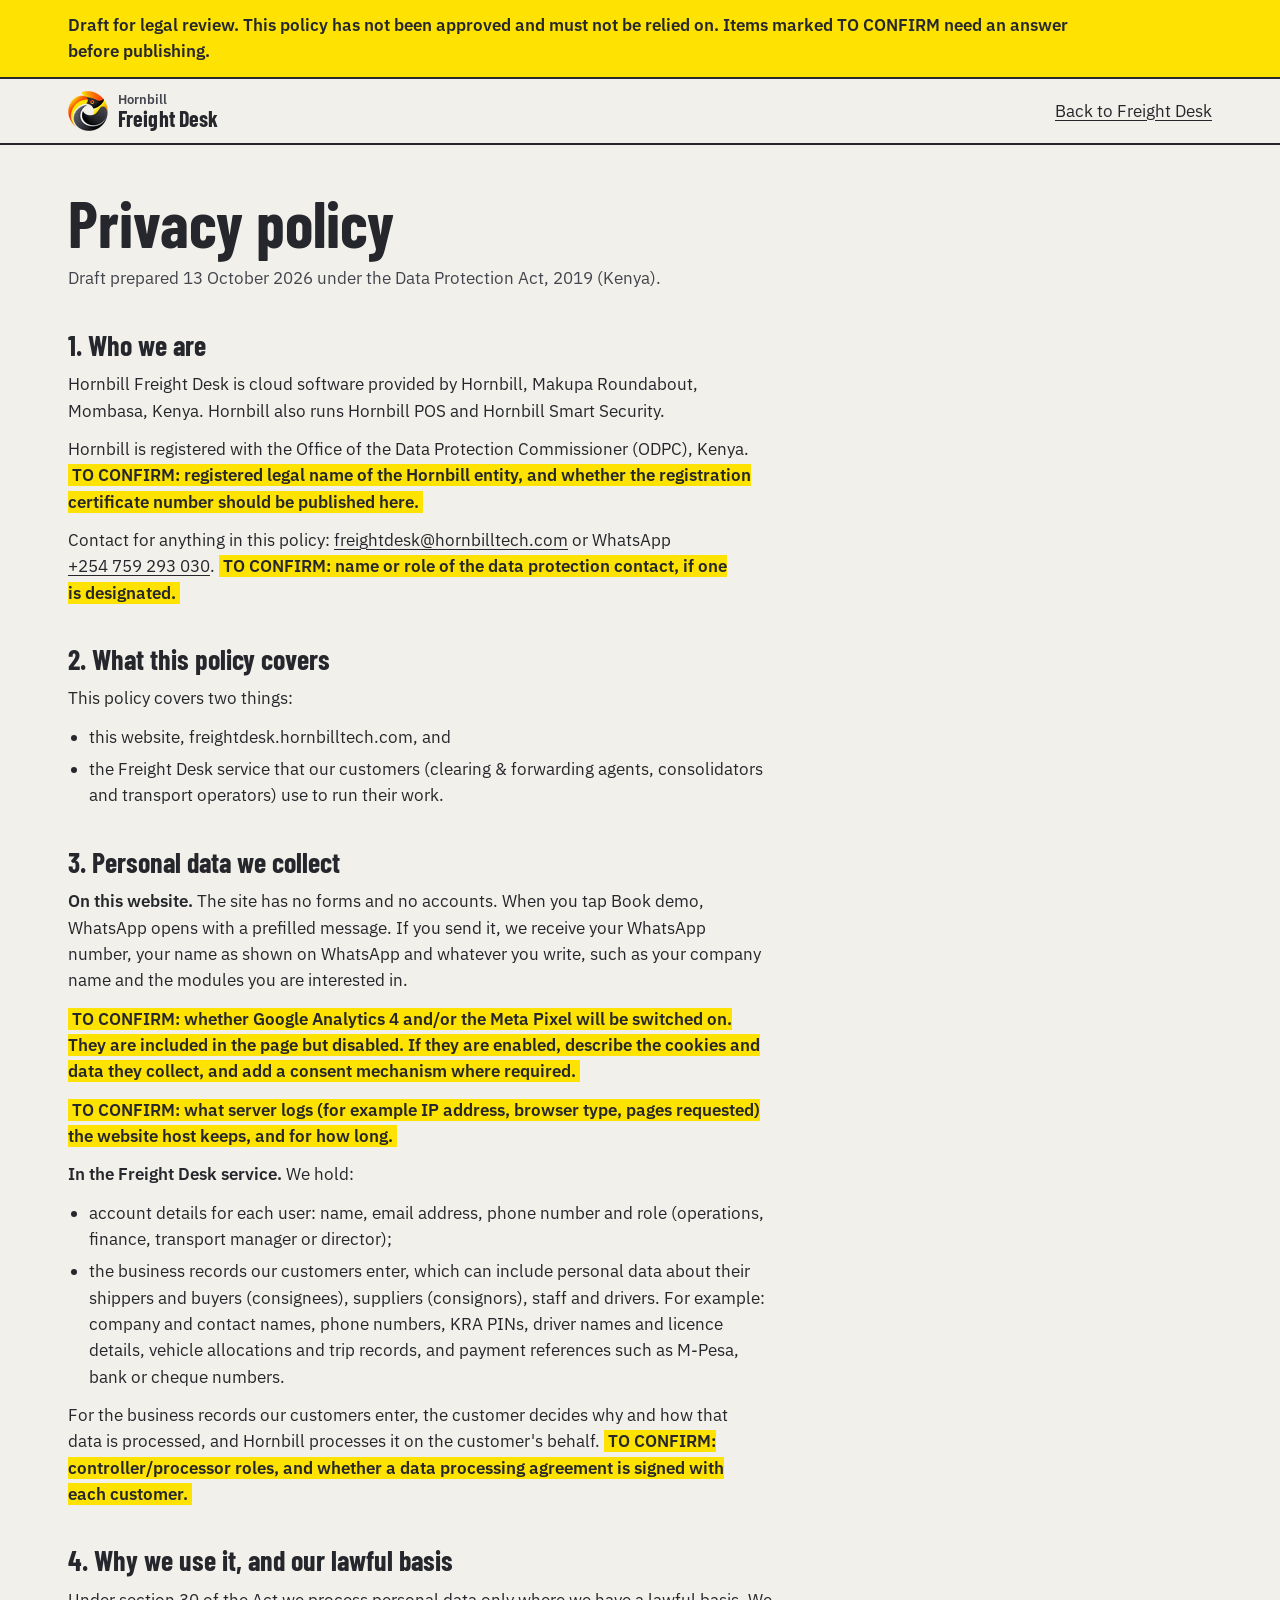
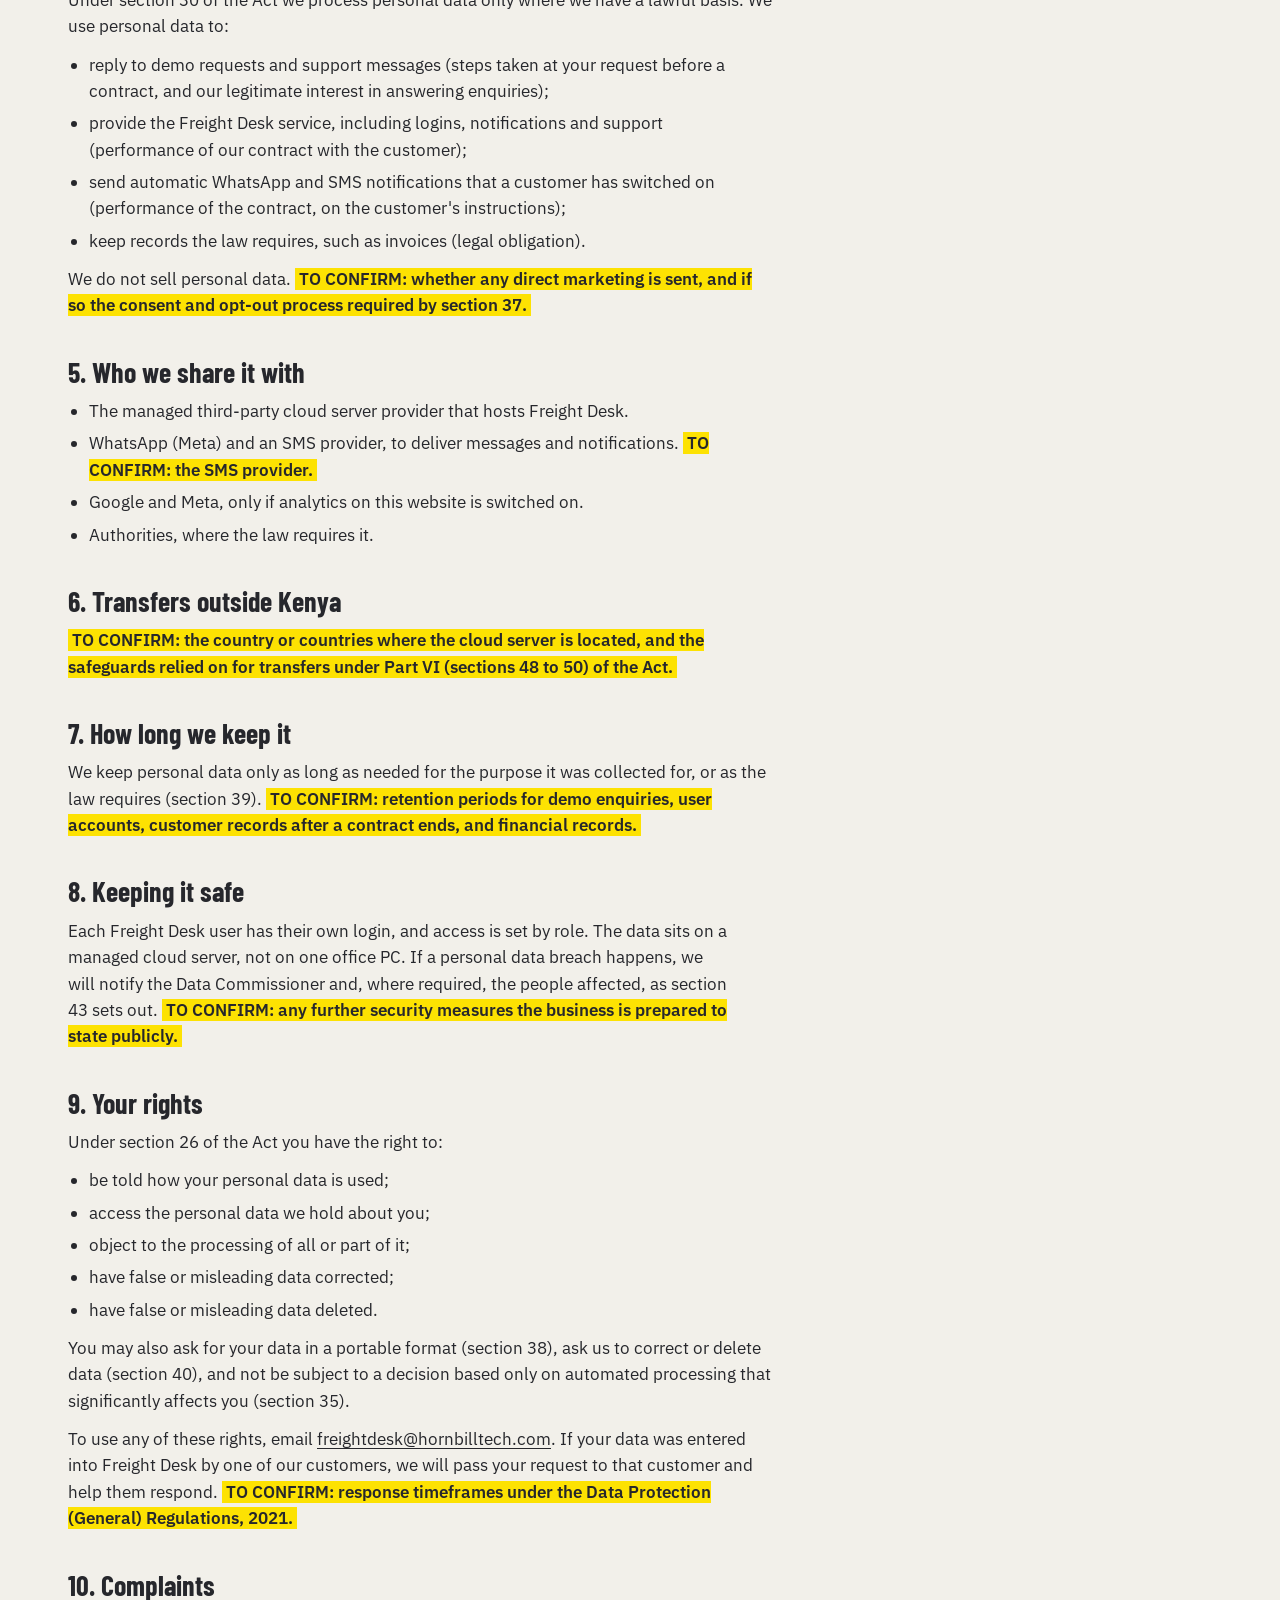
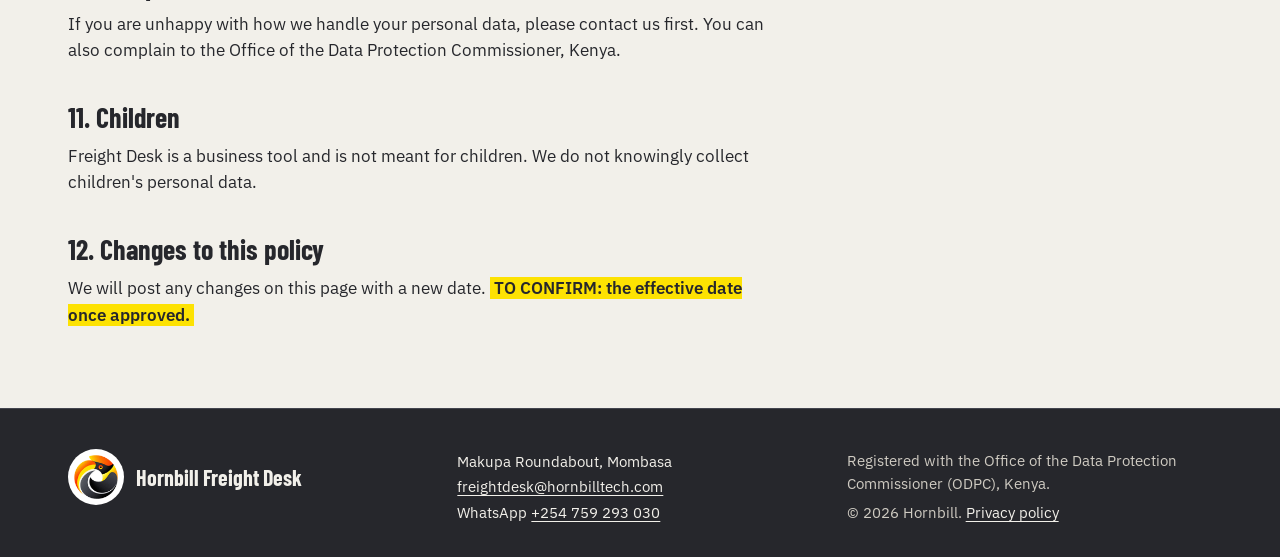
<file: privacy.html>
<!doctype html>
<html lang="en-KE">
<head>
<meta charset="utf-8">
<meta name="viewport" content="width=device-width, initial-scale=1">
<title>Privacy policy (draft) | Hornbill Freight Desk</title>
<meta name="description" content="Draft privacy policy for Hornbill Freight Desk, prepared under the Kenya Data Protection Act, 2019. Pending legal review.">
<meta name="robots" content="noindex">
<link rel="canonical" href="https://freightdesk.hornbilltech.com/privacy.html">
<meta name="theme-color" content="#26272C">
<link rel="icon" href="img/favicon.ico" sizes="any">
<link rel="icon" type="image/png" sizes="192x192" href="img/icon-192.png">
<link rel="apple-touch-icon" href="img/apple-touch-icon.png">
<link rel="preload" href="fonts/barlow-condensed-latin-700-normal.woff2" as="font" type="font/woff2" crossorigin>
<link rel="preload" href="fonts/ibm-plex-sans-latin-400-normal.woff2" as="font" type="font/woff2" crossorigin>
<link rel="stylesheet" href="css/site.css">
</head>
<body>
<a class="skip" href="#main">Skip to content</a>

<div class="draft" role="note">
  <div class="wrap"><p>Draft for legal review. This policy has not been approved and must not be relied on. Items marked <span class="todo">TO CONFIRM</span> need an answer before publishing.</p></div>
</div>

<header class="topbar">
  <div class="wrap topbar__in">
    <a class="brand" href="./" aria-label="Hornbill Freight Desk, home">
      <img src="img/logo-40.png" srcset="img/logo-80.png 2x, img/logo-120.png 3x" width="40" height="40" alt="">
      <span class="brand__name"><span class="brand__co">Hornbill</span> Freight Desk</span>
    </a>
    <a href="./">Back to Freight Desk</a>
  </div>
</header>

<main id="main" class="doc">
  <div class="wrap">
    <article class="doc__body">
      <h1>Privacy policy</h1>
      <p class="doc__meta">Draft prepared 13 October 2026 under the Data Protection Act, 2019 (Kenya).</p>

      <h2>1. Who we are</h2>
      <p>Hornbill Freight Desk is cloud software provided by Hornbill, Makupa Roundabout, Mombasa, Kenya. Hornbill also runs Hornbill POS and Hornbill Smart Security.</p>
      <p>Hornbill is registered with the Office of the Data Protection Commissioner (ODPC), Kenya. <span class="todo">TO CONFIRM: registered legal name of the Hornbill entity, and whether the registration certificate number should be published here.</span></p>
      <p>Contact for anything in this policy: <a href="mailto:freightdesk@hornbilltech.com">freightdesk@hornbilltech.com</a> or WhatsApp <a href="https://wa.me/254759293030">+254&nbsp;759&nbsp;293&nbsp;030</a>. <span class="todo">TO CONFIRM: name or role of the data protection contact, if one is designated.</span></p>

      <h2>2. What this policy covers</h2>
      <p>This policy covers two things:</p>
      <ul>
        <li>this website, freightdesk.hornbilltech.com, and</li>
        <li>the Freight Desk service that our customers (clearing &amp; forwarding agents, consolidators and transport operators) use to run their work.</li>
      </ul>

      <h2>3. Personal data we collect</h2>
      <p><strong>On this website.</strong> The site has no forms and no accounts. When you tap Book demo, WhatsApp opens with a prefilled message. If you send it, we receive your WhatsApp number, your name as shown on WhatsApp and whatever you write, such as your company name and the modules you are interested in.</p>
      <p><span class="todo">TO CONFIRM: whether Google Analytics 4 and/or the Meta Pixel will be switched on. They are included in the page but disabled. If they are enabled, describe the cookies and data they collect, and add a consent mechanism where required.</span></p>
      <p><span class="todo">TO CONFIRM: what server logs (for example IP address, browser type, pages requested) the website host keeps, and for how long.</span></p>
      <p><strong>In the Freight Desk service.</strong> We hold:</p>
      <ul>
        <li>account details for each user: name, email address, phone number and role (operations, finance, transport manager or director);</li>
        <li>the business records our customers enter, which can include personal data about their shippers and buyers (consignees), suppliers (consignors), staff and drivers. For example: company and contact names, phone numbers, KRA PINs, driver names and licence details, vehicle allocations and trip records, and payment references such as M-Pesa, bank or cheque numbers.</li>
      </ul>
      <p>For the business records our customers enter, the customer decides why and how that data is processed, and Hornbill processes it on the customer's behalf. <span class="todo">TO CONFIRM: controller/processor roles, and whether a data processing agreement is signed with each customer.</span></p>

      <h2>4. Why we use it, and our lawful basis</h2>
      <p>Under section 30 of the Act we process personal data only where we have a lawful basis. We use personal data to:</p>
      <ul>
        <li>reply to demo requests and support messages (steps taken at your request before a contract, and our legitimate interest in answering enquiries);</li>
        <li>provide the Freight Desk service, including logins, notifications and support (performance of our contract with the customer);</li>
        <li>send automatic WhatsApp and SMS notifications that a customer has switched on (performance of the contract, on the customer's instructions);</li>
        <li>keep records the law requires, such as invoices (legal obligation).</li>
      </ul>
      <p>We do not sell personal data. <span class="todo">TO CONFIRM: whether any direct marketing is sent, and if so the consent and opt-out process required by section 37.</span></p>

      <h2>5. Who we share it with</h2>
      <ul>
        <li>The managed third-party cloud server provider that hosts Freight Desk.</li>
        <li>WhatsApp (Meta) and an SMS provider, to deliver messages and notifications. <span class="todo">TO CONFIRM: the SMS provider.</span></li>
        <li>Google and Meta, only if analytics on this website is switched on.</li>
        <li>Authorities, where the law requires it.</li>
      </ul>

      <h2>6. Transfers outside Kenya</h2>
      <p><span class="todo">TO CONFIRM: the country or countries where the cloud server is located, and the safeguards relied on for transfers under Part VI (sections 48 to 50) of the Act.</span></p>

      <h2>7. How long we keep it</h2>
      <p>We keep personal data only as long as needed for the purpose it was collected for, or as the law requires (section 39). <span class="todo">TO CONFIRM: retention periods for demo enquiries, user accounts, customer records after a contract ends, and financial records.</span></p>

      <h2>8. Keeping it safe</h2>
      <p>Each Freight Desk user has their own login, and access is set by role. The data sits on a managed cloud server, not on one office PC. If a personal data breach happens, we will notify the Data Commissioner and, where required, the people affected, as section 43 sets out. <span class="todo">TO CONFIRM: any further security measures the business is prepared to state publicly.</span></p>

      <h2>9. Your rights</h2>
      <p>Under section 26 of the Act you have the right to:</p>
      <ul>
        <li>be told how your personal data is used;</li>
        <li>access the personal data we hold about you;</li>
        <li>object to the processing of all or part of it;</li>
        <li>have false or misleading data corrected;</li>
        <li>have false or misleading data deleted.</li>
      </ul>
      <p>You may also ask for your data in a portable format (section 38), ask us to correct or delete data (section 40), and not be subject to a decision based only on automated processing that significantly affects you (section 35).</p>
      <p>To use any of these rights, email <a href="mailto:freightdesk@hornbilltech.com">freightdesk@hornbilltech.com</a>. If your data was entered into Freight Desk by one of our customers, we will pass your request to that customer and help them respond. <span class="todo">TO CONFIRM: response timeframes under the Data Protection (General) Regulations, 2021.</span></p>

      <h2>10. Complaints</h2>
      <p>If you are unhappy with how we handle your personal data, please contact us first. You can also complain to the Office of the Data Protection Commissioner, Kenya.</p>

      <h2>11. Children</h2>
      <p>Freight Desk is a business tool and is not meant for children. We do not knowingly collect children's personal data.</p>

      <h2>12. Changes to this policy</h2>
      <p>We will post any changes on this page with a new date. <span class="todo">TO CONFIRM: the effective date once approved.</span></p>
    </article>
  </div>
</main>

<footer class="foot">
  <div class="wrap foot__grid">
    <div class="foot__brand">
      <span class="foot__plate"><img src="img/logo-80.png" srcset="img/logo-80.png 1x, img/logo-120.png 2x" width="44" height="44" alt="Hornbill logo"></span>
      <p class="foot__name">Hornbill Freight Desk</p>
    </div>
    <address class="foot__contact">
      Makupa Roundabout, Mombasa<br>
      <a href="mailto:freightdesk@hornbilltech.com">freightdesk@hornbilltech.com</a><br>
      WhatsApp <a href="https://wa.me/254759293030" target="_blank" rel="noopener">+254&nbsp;759&nbsp;293&nbsp;030</a>
    </address>
    <div class="foot__legal">
      <p>Registered with the Office of the Data Protection Commissioner (ODPC), Kenya.</p>
      <p>© 2026 Hornbill. <a href="privacy.html" aria-current="page">Privacy policy</a></p>
    </div>
  </div>
</footer>
</body>
</html>
</file>
<file: css/site.css>
/* Hornbill Freight Desk: one stylesheet, no build step.
   Every colour below comes from the logo (see DESIGN.md) or is a neutral. */

/* ---------- Fonts (self-hosted, latin subset) ---------- */
@font-face { font-family: "Barlow Condensed"; src: url("../fonts/barlow-condensed-latin-600-normal.woff2") format("woff2"); font-weight: 600; font-style: normal; font-display: swap; }
@font-face { font-family: "Barlow Condensed"; src: url("../fonts/barlow-condensed-latin-700-normal.woff2") format("woff2"); font-weight: 700; font-style: normal; font-display: swap; }
@font-face { font-family: "IBM Plex Sans"; src: url("../fonts/ibm-plex-sans-latin-400-normal.woff2") format("woff2"); font-weight: 400; font-style: normal; font-display: swap; }
@font-face { font-family: "IBM Plex Sans"; src: url("../fonts/ibm-plex-sans-latin-600-normal.woff2") format("woff2"); font-weight: 600; font-style: normal; font-display: swap; }
@font-face { font-family: "IBM Plex Mono"; src: url("../fonts/ibm-plex-mono-latin-400-normal.woff2") format("woff2"); font-weight: 400; font-style: normal; font-display: swap; }
@font-face { font-family: "IBM Plex Mono"; src: url("../fonts/ibm-plex-mono-latin-600-normal.woff2") format("woff2"); font-weight: 600; font-style: normal; font-display: swap; }
@font-face { font-family: "Big Shoulders Stencil Display"; src: url("../fonts/big-shoulders-stencil-display-latin-800-normal.woff2") format("woff2"); font-weight: 800; font-style: normal; font-display: swap; }

/* ---------- Tokens ---------- */
:root {
  /* Logo colours */
  --ink: #26272C;          /* charcoal body */
  --black: #050506;        /* darkest: eye, shading */
  --slate: #43454E;        /* lit side of body: the one muted grey */
  --accent: #FD4F01;       /* red-orange: Book demo, stamps */
  --accent-deep: #BE3B01;  /* accent darkened for text on paper/white (4.8:1) */
  --yellow: #FDE202;
  --amber: #FDB301;
  --orange: #FD7B01;
  --red: #F91116;          /* eye ring: icons and borders only */

  /* Neutrals */
  --paper: #F2F0EA;
  --sheet: #FFFFFF;
  --rule: #CFCBC2;

  --font-head: "Barlow Condensed", "Arial Narrow", sans-serif;
  --font-body: "IBM Plex Sans", system-ui, -apple-system, "Segoe UI", Roboto, sans-serif;
  --font-mono: "IBM Plex Mono", ui-monospace, Consolas, monospace;
  --font-stencil: "Big Shoulders Stencil Display", "Barlow Condensed", sans-serif;

  --gutter: 16px;
  --max: 1240px;
  --line: 1.5px solid var(--ink);
  --ease-out: cubic-bezier(.2, .7, .3, 1);
  color-scheme: light;
}

/* ---------- Base ---------- */
*, *::before, *::after { box-sizing: border-box; }
html { -webkit-text-size-adjust: 100%; text-size-adjust: 100%; }
@media (prefers-reduced-motion: no-preference) { html { scroll-behavior: smooth; } }
body {
  margin: 0;
  background: var(--paper);
  color: var(--ink);
  font: 400 1.0625rem/1.55 var(--font-body);
  font-kerning: normal;
  overflow-x: hidden;
}
@supports (overflow: clip) { body { overflow-x: clip; } }
img, svg { display: block; max-width: 100%; height: auto; }
p, ul, ol, dl, dd, figure, blockquote { margin: 0; }
h1, h2, h3, h4 { margin: 0; font-family: var(--font-head); font-weight: 700; line-height: 1; text-wrap: balance; }
p, li { text-wrap: pretty; }
a { color: inherit; text-decoration-thickness: 1px; text-underline-offset: .2em; transition: text-decoration-color .15s ease; }
a:hover { text-decoration-color: var(--accent); text-decoration-thickness: 2px; }
:focus-visible { outline: 3px solid var(--ink); outline-offset: 3px; }
.how :focus-visible, .final :focus-visible, .foot :focus-visible { outline-color: var(--yellow); }
.mono { font-family: var(--font-mono); font-variant-numeric: tabular-nums; }
.stencil { font: 800 1.25rem/1 var(--font-stencil); letter-spacing: .05em; }
.vh { position: absolute !important; width: 1px; height: 1px; overflow: hidden; clip: rect(0 0 0 0); clip-path: inset(50%); white-space: nowrap; }
.sprite { position: absolute; width: 0; height: 0; overflow: hidden; }
.nowrap { white-space: nowrap; }
@media (prefers-reduced-motion: reduce) {
  *, *::before, *::after { animation-duration: 1ms !important; animation-delay: 0s !important; transition-duration: 1ms !important; transition-delay: 0s !important; }
}

.skip { position: absolute; left: 8px; top: -60px; z-index: 50; padding: 10px 14px; background: var(--ink); color: var(--paper); font-weight: 600; }
.skip:focus { top: 8px; }

.wrap { max-width: var(--max); margin-inline: auto; padding-inline: var(--gutter); }
@media (min-width: 768px) { :root { --gutter: 32px; } }
@media (min-width: 1200px) { :root { --gutter: 48px; } }

h2 { font-size: clamp(2.25rem, 1.55rem + 2.6vw, 3.5rem); line-height: .98; }

/* ---------- Buttons ---------- */
.btn {
  display: inline-flex; align-items: center; justify-content: center;
  min-height: 52px; padding: .55em 1.25em;
  border: 2px solid transparent; border-radius: 3px;
  font: 700 1.3125rem/1 var(--font-head); letter-spacing: .01em;
  text-decoration: none; cursor: pointer;
  transition: background-color .15s ease, border-color .15s ease, color .15s ease, transform .15s var(--ease-out), box-shadow .15s var(--ease-out);
}
.btn--accent { background: var(--accent); color: var(--black); border-color: var(--accent); }
.btn--accent:hover { background: var(--orange); border-color: var(--orange); }
.btn--line { background: transparent; color: var(--ink); border-color: var(--ink); }
.btn--line:hover { background: var(--ink); color: var(--paper); }
/* Like a rubber stamp: lifts on hover with a hard ink shadow, presses flat on click. */
@media (hover: hover) {
  .btn:hover { transform: translate(-2px, -2px); box-shadow: 3px 3px 0 var(--black); }
}
.btn:active { transform: none; box-shadow: none; }
.btn--sm { min-height: 44px; padding: .45em 1em; font-size: 1.1875rem; }
.btn--block { display: flex; width: 100%; }

/* ---------- Top bar ---------- */
.topbar { border-bottom: 2px solid var(--ink); }
.topbar__in { display: flex; align-items: center; justify-content: space-between; gap: 12px; padding-block: 12px; }
.brand { display: flex; align-items: center; gap: 10px; text-decoration: none; }
.brand img { width: 40px; height: 40px; flex: none; }
.brand__name { display: grid; font: 700 1.375rem/1 var(--font-head); letter-spacing: .005em; }
.brand__co { font: 600 .8125rem/1.1 var(--font-body); color: var(--slate); letter-spacing: 0; }
/* From tablet up there is no bottom bar, so the top bar and its Book demo stay in view. */
@media (min-width: 768px) {
  html { scroll-padding-top: 84px; }
  .topbar { position: sticky; top: 0; z-index: 20; background: var(--paper); }
}

/* ---------- Hero ---------- */
.hero { padding-block: 36px 56px; overflow-x: clip; }
.hero__grid { display: grid; gap: 40px; }
.hero h1 { font-size: clamp(3rem, 1.85rem + 4.9vw, 5.75rem); line-height: .92; letter-spacing: -.01em; max-width: 12ch; }
.hero__sub { margin-top: 20px; max-width: 34em; font-size: 1.125rem; }
.hero__ctas { display: flex; flex-wrap: wrap; gap: 12px; margin-top: 28px; }
.hero__note { margin-top: 12px; font-size: .9375rem; color: var(--slate); }
.hero__shot { min-width: 0; }

@media (max-width: 479px) {
  .hero__ctas .btn { flex: 1 1 100%; }
}
@media (min-width: 1024px) {
  .hero { padding-block: 64px 72px; }
  .hero__grid { grid-template-columns: repeat(12, minmax(0, 1fr)); column-gap: 24px; align-items: center; }
  .hero__copy { grid-column: 1 / 7; }
  .hero__shot { grid-column: 7 / 13; }
  .hero__sub { font-size: 1.1875rem; }
}

/* ---------- Browser frame (all product screens) ---------- */
.frame {
  position: relative;
  background: var(--sheet);
  border: var(--line);
  border-radius: 8px;
  overflow: hidden;
  box-shadow: 6px 6px 0 var(--rule);
  margin-right: 6px;
  font-size: .875rem; line-height: 1.4;
}
.frame__bar { display: flex; align-items: center; gap: 12px; padding: 8px 12px; border-bottom: var(--line); background: var(--paper); }
.frame__dots { display: flex; gap: 6px; flex: none; }
.frame__dots i { width: 10px; height: 10px; border: 1.5px solid var(--slate); border-radius: 50%; }
.frame__url {
  flex: 1; min-width: 0; padding: 4px 10px;
  background: var(--sheet); border: 1px solid var(--rule); border-radius: 4px;
  font-size: .8125rem; color: var(--slate);
  white-space: nowrap; overflow: hidden; text-overflow: ellipsis;
}
.frame--hero { transform: rotate(-1deg); }
.frame--a { transform: rotate(.8deg); }
.frame--b { transform: rotate(-.4deg); }
.frame--c { transform: rotate(1deg); }
.frame--d { transform: rotate(-.6deg); }
@media (min-width: 1024px) {
  .frame--hero { transform: rotate(-1.6deg); }
  .frame--a { transform: rotate(1.2deg); }
  .frame--b { transform: rotate(-.6deg); }
  .frame--c { transform: rotate(1.6deg); }
  .frame--d { transform: rotate(-.9deg); }
}
/* Picking a sheet up off the desk: on hover a screen straightens and lifts. */
.frame { transition: transform .35s var(--ease-out), box-shadow .35s var(--ease-out); }
@media (hover: hover) {
  .hero__shot:hover .frame, .shot:hover .frame { transform: translate(-3px, -3px); box-shadow: 9px 9px 0 var(--rule); }
}

/* In-app chrome, following the real product's screens: role sidebar, page title + subtitle,
   status pills and dark table header rows. Restyled in the logo palette. */
.frame { container: frame / inline-size; }
.app { padding: 16px; }
.page__title { font: 600 1.125rem/1.2 var(--font-body); }
.page__sub { margin-bottom: 14px; font-size: .8125rem; color: var(--slate); }
.card__title { margin-bottom: 10px; font-weight: 600; }
.card__title span { margin-left: 6px; font-size: .75rem; color: var(--slate); }

.shell__main { min-width: 0; }
.side { display: none; }
@container frame (min-width: 900px) {
  .shell { display: grid; grid-template-columns: 188px minmax(0, 1fr); }
  .side { display: block; padding: 14px 0 20px; background: var(--ink); color: var(--paper); font-size: .8125rem; }
}
.side__role { display: grid; margin: 0 12px 10px; padding: 10px 12px; border-radius: 6px; background: var(--slate); font-weight: 600; }
.side__role span { font-size: .75rem; font-weight: 400; color: var(--rule); }
.side__sec { margin: 14px 16px 4px; font-size: .6875rem; letter-spacing: .08em; text-transform: uppercase; color: var(--rule); }
.side__item { padding: 7px 16px; line-height: 1.3; }
.side__item.is-on { background: var(--slate); box-shadow: inset 3px 0 0 var(--yellow); }

.pill { display: inline-block; padding: 3px 10px; border-radius: 999px; background: var(--rule); color: var(--ink); font-size: .75rem; font-weight: 600; line-height: 1.3; white-space: nowrap; }
.pill--yellow { background: var(--yellow); }
.pill--amber { background: var(--amber); }

/* Shipment file (screen A) */
.job { padding: 16px; }
.job__head { display: flex; flex-wrap: wrap; align-items: center; gap: 6px 12px; padding-bottom: 12px; border-bottom: 1px solid var(--rule); }
.job__label { width: 100%; font-size: .75rem; font-weight: 600; color: var(--slate); }
.job__no { font: 600 1.375rem/1.1 var(--font-mono); }

.fields { display: grid; grid-template-columns: repeat(2, minmax(0, 1fr)); gap: 10px 16px; margin: 12px 0 14px; }
.fields dt { font-size: .75rem; font-weight: 600; color: var(--slate); }
.fields dd { margin: 0; }
.fields .mono { font-size: .875rem; }
@media (max-width: 559px) { .fields__opt { display: none; } }
@media (min-width: 560px) { .fields { grid-template-columns: repeat(3, minmax(0, 1fr)); } }

.apptabs { display: flex; border-bottom: var(--line); overflow: hidden; }
.apptabs span { padding: 8px 10px; font-size: .8125rem; font-weight: 600; color: var(--slate); white-space: nowrap; }
.apptabs .is-on { color: var(--ink); box-shadow: inset 0 -3px 0 var(--accent); }

.checklist { width: 100%; border-collapse: collapse; }
.checklist th { padding: 7px 10px; text-align: left; font-size: .75rem; font-weight: 600; background: var(--ink); color: var(--paper); box-shadow: 1px 0 0 var(--ink); }
.checklist td { padding: 6px 10px; border-bottom: 1px solid var(--rule); vertical-align: middle; }
.checklist--lg td { padding-inline: 0; }
.checklist th:last-child, .checklist td:last-child { text-align: right; }
.checklist__note { display: block; font-size: .75rem; color: var(--accent-deep); font-weight: 600; }
.st { display: inline-flex; align-items: center; gap: 5px; padding: 3px 9px 3px 7px; border: 1.5px solid transparent; border-radius: 999px; font-size: .75rem; font-weight: 600; line-height: 1.2; white-space: nowrap; }
.st svg { width: 14px; height: 14px; flex: none; }
.st--ok { color: var(--ink); }
.st--wait { background: var(--yellow); }
.st--miss { border-color: var(--red); }
.st--miss svg { color: var(--red); }

.progress { display: flex; align-items: center; gap: 14px; margin-top: 14px; }
.progress__meter { flex: 1; min-width: 0; display: grid; gap: 5px; }
.progress__label { font-size: .75rem; font-weight: 600; color: var(--slate); }
.progress__bar { display: block; height: 8px; border-radius: 999px; background: var(--paper); overflow: hidden; }
.progress__bar i { display: block; width: 75%; height: 100%; background: var(--amber); }
.progress__pct { font: 600 .75rem/1 var(--font-mono); color: var(--slate); }

/* Stamps. --rot is each stamp's resting angle, --pre any positioning transform it needs,
   --drop the scale it lands from. */
.stamp {
  --rot: -7deg; --pre: translate(0, 0);
  display: inline-block;
  padding: 6px 12px;
  border: 3px solid var(--accent-deep);
  outline: 1.5px solid var(--accent-deep); outline-offset: 2px;
  border-radius: 4px;
  color: var(--accent-deep);
  font: 700 1.25rem/1 var(--font-head);
  letter-spacing: .08em; text-transform: uppercase;
  white-space: nowrap;
  transform: var(--pre) rotate(var(--rot));
  mix-blend-mode: multiply;
}
@keyframes stamp-land {
  0%   { opacity: 0; transform: var(--pre) rotate(calc(var(--rot) - 9deg)) scale(var(--drop, 1.9)); }
  65%  { opacity: 1; transform: var(--pre) rotate(calc(var(--rot) + 1deg)) scale(.95); }
  100% { opacity: 1; transform: var(--pre) rotate(var(--rot)) scale(1); }
}
@keyframes st-in { from { opacity: 0; transform: scale(.6); } }
@keyframes bar-fill { from { transform: scaleX(0); } }

/* Page load: the hero file's documents come in one by one, the progress bar fills, then the stamp lands. */
@media (prefers-reduced-motion: no-preference) {
  .frame--hero .st { animation: st-in .3s var(--ease-out) calc(.3s + var(--r, 0) * 70ms) backwards; }
  .frame--hero tr:nth-child(2) { --r: 1; }
  .frame--hero tr:nth-child(3) { --r: 2; }
  .frame--hero tr:nth-child(4) { --r: 3; }
  .frame--hero tr:nth-child(5) { --r: 4; }
  .frame--hero tr:nth-child(6) { --r: 5; }
  .frame--hero tr:nth-child(7) { --r: 6; }
  .frame--hero tr:nth-child(8) { --r: 7; }
  .frame--hero .progress__bar i { transform-origin: left; animation: bar-fill .6s var(--ease-out) .9s backwards; }
  .stamp--land { animation: stamp-land .45s var(--ease-out) 1.45s both; }
}

/* Further down, each stamp lands as its paperwork scrolls into view (site.js sets js-motion and is-in). */
@media (prefers-reduced-motion: no-preference) {
  .js-motion [data-reveal]:not(.is-in) .stamp, .js-motion .stamp[data-reveal]:not(.is-in) { opacity: 0; }
  .js-motion .is-in .stamp, .js-motion .stamp.is-in { animation: stamp-land .45s var(--ease-out) .15s both; }
}

/* ---------- Who it's for ---------- */
.who { padding-block: 72px; }
.who__head { margin-bottom: 32px; }
.who__head p { margin-top: 12px; color: var(--slate); }

.who__tabs { display: grid; border-top: 2px solid var(--ink); }
.who__tabs button {
  display: grid; gap: 4px; text-align: left;
  padding: 14px 16px 14px 18px; margin: 0;
  background: transparent; color: var(--ink);
  border: 0; border-bottom: 1px solid var(--rule);
  font: inherit; cursor: pointer;
  transition: background-color .2s ease, box-shadow .2s ease;
}
.who__tabs button:hover .who__tab-name { text-decoration: underline; text-decoration-thickness: 2px; text-underline-offset: .15em; text-decoration-color: var(--accent); }
.who__tabs [aria-selected="true"] { background: var(--sheet); box-shadow: inset 5px 0 0 var(--accent); }
.who__tab-name { font: 700 1.375rem/1.05 var(--font-head); }
.who__tab-line { font-size: .9375rem; color: var(--slate); }

.who__panels { display: grid; gap: 24px; }
.who__panel { background: var(--sheet); border: var(--line); padding: 24px 18px 28px; }
.js-tabs .who__panels { gap: 0; margin-top: 16px; }
.who__for { font-size: .9375rem; font-weight: 600; color: var(--slate); margin-bottom: 8px; }
.js-tabs .who__for { display: none; }
.who__panel h3 { font-size: clamp(1.75rem, 1.35rem + 1.4vw, 2.375rem); line-height: 1.02; max-width: 22ch; margin-bottom: 24px; }

.ledger2 { display: grid; gap: 24px; margin-bottom: 28px; }
.ledger2 h4 { padding-bottom: 8px; border-bottom: 2px solid var(--ink); font: 600 .9375rem/1.2 var(--font-body); color: var(--slate); }
.ledger2__col--fd h4 { color: var(--ink); border-bottom-color: var(--accent); }
.ledger2 ul { list-style: none; padding: 0; margin: 0; }
.ledger2 li { padding: 12px 0; border-bottom: 1px solid var(--rule); }

/* Switching tabs: the new panel's lines are written in, top to bottom (site.js numbers them --n). */
@keyframes rise { from { opacity: 0; transform: translateY(8px); } }
@media (prefers-reduced-motion: no-preference) {
  .who__panel.is-entering h3, .who__panel.is-entering li, .who__panel.is-entering .btn { animation: rise .35s var(--ease-out) backwards; }
  .who__panel.is-entering li { animation-delay: calc(80ms + var(--n, 0) * 40ms); }
  .who__panel.is-entering .btn { animation-delay: 360ms; }
}

@media (min-width: 768px) {
  .who__panel { padding: 32px 32px 36px; }
  .ledger2 { grid-template-columns: 1fr 1fr; gap: 0; }
  .ledger2__col:first-child { padding-right: 24px; border-right: 1px solid var(--rule); }
  .ledger2__col + .ledger2__col { padding-left: 24px; }
}
@media (min-width: 1024px) {
  .who { padding-block: 104px; }
  .who__grid { display: grid; grid-template-columns: 4fr 8fr; }
  .who__head { margin-bottom: 40px; }

  .who__tabs { align-content: start; border-top: 0; }
  .who__tabs button { border: var(--line); border-color: transparent; border-bottom: 1px solid var(--rule); padding: 20px 20px 20px 24px; }
  .who__tabs [aria-selected="true"] { position: relative; z-index: 1; border-color: var(--ink); border-right-color: var(--sheet); margin-right: -1.5px; }
  .js-tabs .who__panels { margin-top: 0; }
  .js-tabs .who__panel { padding: 40px 44px 44px; }
}

/* ---------- How a job moves ---------- */
.how { background: var(--ink); color: var(--paper); padding-block: 72px 80px; }
.how__head p { margin-top: 12px; color: var(--rule); max-width: 34em; }
.track { list-style: none; padding: 0; margin: 40px 0 0; display: grid; }
.track li { position: relative; padding: 0 0 30px 60px; }
.track li::before { content: ""; position: absolute; left: 20px; top: 42px; bottom: 0; width: 2px; background: var(--yellow); }
.track li:last-child { padding-bottom: 0; }
.track li:last-child::before { display: none; }
.track__n {
  position: absolute; left: 0; top: 0;
  width: 42px; height: 42px; display: grid; place-items: center;
  background: var(--yellow); color: var(--ink);
  font: 700 1.625rem/1 var(--font-head);
}
.track h3 { padding-top: 8px; font-size: 1.5rem; line-height: 1.05; color: var(--paper); }
.track p { margin-top: 6px; font-size: .9375rem; color: var(--rule); }

@media (min-width: 768px) {
  .track { grid-template-columns: repeat(4, minmax(0, 1fr)); column-gap: 24px; row-gap: 40px; }
  .track li { padding: 60px 0 0; }
  .track li::before { left: 42px; right: -24px; top: 20px; bottom: auto; width: auto; height: 2px; }
  .track li:nth-child(4n)::before { display: none; }
  .track h3 { padding-top: 0; }
}
@media (min-width: 1200px) {
  .how { padding-block: 104px 112px; }
  .track { grid-template-columns: repeat(8, minmax(0, 1fr)); }
  .track li:nth-child(4n)::before { display: block; }
  .track li:last-child::before { display: none; }
  .track h3 { font-size: 1.375rem; }
}

/* As the band scrolls in, the job moves along the track: each step lights up, then the line runs on
   to the next. Side by side the steps go in order (--i, set by site.js); stacked, each lights as it scrolls in. */
@media (prefers-reduced-motion: no-preference) {
  .js-motion .track li { --d: 0ms; }
  .js-motion .track li::before { transform: scaleY(0); transform-origin: top; transition: transform .3s linear calc(var(--d) + 40ms); }
  .js-motion .track__n { background: transparent; color: var(--yellow); box-shadow: inset 0 0 0 2px var(--yellow); transition: background-color .2s ease var(--d), color .2s ease var(--d); }
  .js-motion .track li.is-in::before { transform: none; }
  .js-motion .track li.is-in .track__n { background: var(--yellow); color: var(--ink); }
}
@media (min-width: 768px) and (prefers-reduced-motion: no-preference) {
  .js-motion .track li { --d: calc(var(--i, 0) * 240ms); }
  .js-motion .track li::before { transform: scaleX(0); transform-origin: left; transition-duration: .2s; }
}

/* ---------- Screens ---------- */
.screens { padding-block: 72px 88px; overflow-x: clip; }
.screens__head { margin-bottom: 40px; }
.screens__head p { margin-top: 12px; color: var(--slate); }
.shots { display: grid; gap: 64px; }
.shot { min-width: 0; }
.shot figcaption { margin-top: 20px; max-width: 34em; font-size: 1rem; }
.shot figcaption strong { font-weight: 600; }

/* A: detail crop */
.crop { position: relative; padding: 0 16px 18px; font-size: 1rem; }
.crop__head { display: flex; flex-wrap: wrap; gap: 4px 12px; padding: 12px 0; font-size: .875rem; color: var(--slate); }
.crop__head .mono { color: var(--ink); font-weight: 600; }
.crop__more { padding: 8px 0; border-top: 2px dashed var(--rule); border-bottom: 1px solid var(--rule); font-size: .8125rem; color: var(--slate); }
.checklist--lg td { padding: 10px 0; }
.checklist--lg .st { font-size: .8125rem; }
.checklist--lg .checklist__note { font-size: .8125rem; }
.stamp--do { --rot: -5deg; margin: 16px 0 2px 2px; font-size: 1.375rem; }

/* B: shipment financial summary. Columns follow the ledger's own width (container query). */
.frame--b .shell__main { container: ledger / inline-size; }
.ledger { width: 100%; border-collapse: collapse; font-size: .875rem; }
.ledger th { padding: 8px 6px; text-align: left; font-size: .75rem; font-weight: 600; background: var(--ink); color: var(--paper); box-shadow: 1px 0 0 var(--ink); white-space: nowrap; }
.ledger td { padding: 9px 6px; border-bottom: 1px solid var(--rule); white-space: nowrap; vertical-align: top; }
.ledger .num { text-align: right; font-family: var(--font-mono); font-variant-numeric: tabular-nums; }
.ledger th.num { font-family: var(--font-body); }
.ledger .neg { color: var(--accent-deep); font-weight: 600; }
.ledger .sub { display: block; margin-top: 2px; font: 400 .75rem/1.3 var(--font-body); color: var(--slate); white-space: normal; }
.ledger tfoot th, .ledger tfoot td { padding-top: 10px; font-weight: 600; color: var(--ink); background: var(--sheet); font-size: .875rem; border-top: var(--line); border-bottom: 4px double var(--ink); }
.ledger tfoot th { font-family: var(--font-body); text-align: left; box-shadow: none; }
.is-flagged td { background: var(--paper); }
@media (hover: hover) { .ledger tbody tr:hover td { background: var(--paper); } }
.stamp-cell { position: relative; }
.stamp--row { --rot: -3deg; font-size: .8125rem; padding: 4px 8px; border-width: 2px; outline-width: 1px; letter-spacing: .06em; }
.stamp--row-sm { display: inline-block; margin-top: 8px; max-width: 8.5em; white-space: normal; line-height: 1.2; }
.stamp--row-lg { display: none; }
.c-client, .c-mid { display: none; }

@container ledger (min-width: 600px) {
  .c-mid { display: table-cell; }
  .stamp--row-sm { display: none; }
  .stamp--row-lg { --pre: translateY(-50%); display: inline-block; position: absolute; left: 16px; top: 50%; }
  .ledger td, .ledger th { padding-inline: 12px; }
}
@container ledger (min-width: 840px) {
  .c-client { display: table-cell; }
  .ledger .sub { display: none; }
  .ledger { font-size: .9375rem; }
}
@media (min-width: 1024px) {
  .frame--b .app { padding: 20px 24px; }
}

/* C: trip */
.fields--trip { grid-template-columns: 1fr; }
.plate {
  display: inline-block; margin-right: 6px; padding: 2px 7px;
  background: var(--yellow); color: var(--ink);
  border: 1.5px solid var(--ink); border-radius: 3px;
  font: 700 1rem/1.15 var(--font-head); letter-spacing: .06em;
}
.sum { width: 100%; border-collapse: collapse; margin-top: 6px; }
.sum th { padding: 8px 0; text-align: left; font-weight: 400; color: var(--slate); border-bottom: 1px solid var(--rule); }
.sum td { padding: 8px 0; text-align: right; font-family: var(--font-mono); font-variant-numeric: tabular-nums; border-bottom: 1px solid var(--rule); white-space: nowrap; }
.sum tfoot th, .sum tfoot td { font-weight: 600; color: var(--ink); font-size: 1rem; border-top: var(--line); border-bottom: 4px double var(--ink); }

/* D: director dashboard */
.dash__figs { display: grid; grid-template-columns: 1fr 1fr; gap: 8px; }
.dash__figs > div { padding: 10px 12px 12px; border: 1px solid var(--rule); border-radius: 6px; }
.dash__k { font-size: .75rem; font-weight: 600; color: var(--slate); }
.dash__v { margin-top: 4px; font: 600 1rem/1.15 var(--font-mono); font-variant-numeric: tabular-nums; white-space: nowrap; }
.dash__s { font-size: .75rem; color: var(--slate); }
.dash__cols { display: grid; gap: 18px; margin-top: 18px; }
.dash__h { font-weight: 600; padding-bottom: 6px; border-bottom: 2px solid var(--ink); }
.dash__h span { font-weight: 400; color: var(--slate); font-size: .8125rem; margin-left: 6px; }
.mini { width: 100%; border-collapse: collapse; }
.mini th { padding: 6px 8px 4px 0; text-align: left; font-size: .75rem; font-weight: 600; color: var(--slate); border-bottom: 1px solid var(--rule); }
.mini td { padding: 6px 8px 6px 0; border-bottom: 1px solid var(--rule); }
.mini .num { padding-right: 16px; text-align: right; white-space: nowrap; }
.count { display: inline-block; min-width: 26px; padding: 2px 8px; border-radius: 999px; background: var(--rule); color: var(--ink); font: 600 .75rem/1.3 var(--font-mono); text-align: center; }
.count--yellow { background: var(--yellow); }
.count--amber { background: var(--amber); }
.count--orange { background: var(--orange); }
.count--ink { background: var(--ink); color: var(--paper); }

/* The dashboard lays itself out by its own width, not the viewport's. */
.frame--d .app { container: dash / inline-size; }
@container dash (min-width: 560px) {
  .dash__cols { grid-template-columns: 1.2fr 1fr; gap: 24px; }
}
@container dash (min-width: 640px) {
  .dash__figs { grid-template-columns: repeat(4, minmax(0, 1fr)); }
  .dash__v { font-size: 1.0625rem; }
}

/* Shots layout */
@media (min-width: 768px) {
  .shots { grid-template-columns: repeat(12, minmax(0, 1fr)); column-gap: 24px; row-gap: 80px; }
  .shot--a, .shot--b { grid-column: 1 / -1; }
  .shot--a { display: grid; grid-template-columns: 7fr 5fr; column-gap: 40px; align-items: end; }
  .shot--a figcaption { margin: 0 0 24px; }
  .shot--c { grid-column: 1 / 6; }
  .shot--d { grid-column: 6 / -1; }
}
@media (min-width: 1024px) {
  .screens { padding-block: 104px 120px; }
  .screens__head { margin-bottom: 56px; }

  .shot--a { grid-column: 1 / 11; grid-template-columns: 6fr 4fr; }
  .shot--b figcaption { margin-left: auto; }
  .shot--c { grid-column: 1 / 5; margin-top: 72px; }
  .shot--d { grid-column: 6 / -1; }
}

/* ---------- Modules & pricing ---------- */
.modules { padding-block: 72px; border-top: 2px solid var(--ink); }
.modules__grid { display: grid; gap: 36px; }
.modules__price { margin-top: 20px; font: 600 clamp(1.5rem, 1.25rem + 1vw, 2.125rem)/1.12 var(--font-head); max-width: 20em; }
.modules__help { margin-top: 16px; color: var(--slate); max-width: 30em; }

.sheet { background: var(--sheet); border: var(--line); padding: 20px 18px 24px; }
.sheet__title { font: 700 1.625rem/1 var(--font-head); padding-bottom: 10px; border-bottom: 4px double var(--ink); }
.sheet fieldset { border: 0; margin: 0; padding: 0; min-width: 0; }
.sheet__legend { padding: 22px 0 6px; font: 600 .9375rem/1.2 var(--font-body); color: var(--slate); }
.tick { display: grid; grid-template-columns: 26px 1fr; gap: 14px; align-items: start; padding: 13px 0; border-bottom: 1px solid var(--rule); cursor: pointer; }
.tick input {
  appearance: none; -webkit-appearance: none;
  width: 26px; height: 26px; margin: 0;
  display: grid; place-content: center;
  border: 2px solid var(--slate); border-radius: 2px; background: var(--sheet);
  cursor: pointer;
  transition: background-color .15s ease, border-color .15s ease;
}
.tick input::before {
  content: ""; width: 13px; height: 7px;
  border-left: 3px solid var(--black); border-bottom: 3px solid var(--black);
  transform: translateY(-2px) rotate(-45deg) scale(.3); opacity: 0;
  transition: opacity .1s ease, transform .2s cubic-bezier(.3, 1.6, .5, 1);
}
.tick input:checked { background: var(--accent); border-color: var(--black); }
.tick input:checked::before { transform: translateY(-2px) rotate(-45deg); opacity: 1; }
@media (hover: hover) { .tick:hover input:not(:checked) { border-color: var(--ink); } }
.tick__text { display: grid; gap: 2px; }
.tick__text strong { font: 700 1.3125rem/1.1 var(--font-head); }
.tick__text span { font-size: .9375rem; color: var(--slate); }
.sheet__msg { margin: 22px 0 16px; padding: 14px 16px; border: 1.5px dashed var(--slate); background: var(--paper); }
.sheet__msg-label { font-size: .8125rem; font-weight: 600; color: var(--slate); }
.sheet__msg-text { margin-top: 4px; }
.sheet__msg-text::after { content: ""; display: inline-block; width: 7em; height: 1em; border-bottom: 1.5px solid var(--slate); vertical-align: -3px; }
/* The module list in the message flashes like a highlighter each time it changes. */
.msg-mods { margin-inline: -2px; padding-inline: 2px; -webkit-box-decoration-break: clone; box-decoration-break: clone; }
@keyframes ink-flash { from { background-color: var(--yellow); } }
@media (prefers-reduced-motion: no-preference) {
  .msg-mods { animation: ink-flash 1.1s ease-out backwards; }
}

@media (min-width: 768px) {
  .sheet { padding: 28px 32px 32px; }
}
@media (min-width: 1024px) {
  .modules { padding-block: 104px; }
  .modules__grid { grid-template-columns: 5fr 7fr; column-gap: 64px; align-items: start; }
  .modules__copy { position: sticky; top: 104px; }
}

/* ---------- Trust ---------- */
.trust { padding-block: 72px 80px; border-top: 2px solid var(--ink); overflow-x: clip; }
.trust h2 { max-width: 14ch; margin-bottom: 36px; }
.trust__grid { display: grid; gap: 48px; }

.note { background: var(--sheet); border: var(--line); padding: 20px 18px 24px; transform: rotate(-.6deg); transition: transform .35s var(--ease-out); }
@media (hover: hover) { .note:hover { transform: none; } }
.note__head { padding-bottom: 10px; border-bottom: 4px double var(--ink); }
.note__title { font: 700 1.75rem/1 var(--font-head); }
.note__row { display: grid; gap: 4px; padding: 14px 0; border-bottom: 1px solid var(--rule); }
.note__k { font-size: .8125rem; font-weight: 600; color: var(--slate); }
.note__v { font-weight: 600; }
.note__quote { font: 600 clamp(1.625rem, 1.3rem + 1.3vw, 2.25rem)/1.12 var(--font-head); }
.note__quote p::before { content: "\201C"; }
.note__quote p::after { content: "\201D"; }
.note__row--sign { border-bottom: 0; padding-bottom: 0; }
.note__sign { display: block; padding: 18px 0 6px; border-bottom: var(--line); font-weight: 600; }

.stamp--odpc {
  display: block; max-width: 23rem; margin: 4px 0 36px 6px;
  padding: 12px 16px; white-space: normal; text-align: center;
  font-size: 1.0625rem; line-height: 1.25; letter-spacing: .06em;
  --rot: -2.5deg; --drop: 1.3;
}
.gate { background: var(--sheet); border: var(--line); }
.gate > div { display: grid; grid-template-columns: 5.75rem 1fr; border-bottom: 1px solid var(--rule); }
.gate > div:last-child { border-bottom: 0; }
.gate dt { padding: 12px; font-size: .8125rem; font-weight: 600; color: var(--slate); border-right: 1px solid var(--rule); }
.gate dd { margin: 0; padding: 12px 14px; }

@media (min-width: 768px) {
  .note { padding: 28px 32px 32px; }
  .note__row { grid-template-columns: 7rem 1fr; gap: 16px; align-items: baseline; }
  .note__row--sign { align-items: end; }
  .note__row--sign .note__k { padding-bottom: 8px; }
}
@media (min-width: 1024px) {
  .trust { padding-block: 104px 112px; }
  .trust__grid { grid-template-columns: 7fr 5fr; column-gap: 64px; align-items: start; }
  .trust__side { padding-top: 12px; }
}

/* ---------- FAQ ---------- */
.faq { padding-block: 72px; border-top: 2px solid var(--ink); }
.faq__grid { display: grid; gap: 28px; }
.faq__list { border-top: 2px solid var(--ink); }
.faq details { border-bottom: 1px solid var(--rule); }
.faq summary {
  position: relative; display: block; cursor: pointer; list-style: none;
  padding: 18px 44px 18px 0; font-size: 1.125rem; font-weight: 600; line-height: 1.35;
}
.faq summary::-webkit-details-marker { display: none; }
/* A plus built from two bars, so the upright one can turn flat into a minus. */
.faq summary::before, .faq summary::after {
  content: ""; position: absolute; right: 4px; top: 29px;
  width: 16px; height: 3px; background: var(--accent-deep);
  transition: transform .25s var(--ease-out);
}
.faq summary::after { transform: rotate(90deg); }
.faq details[open] summary::after { transform: rotate(180deg); }
@media (forced-colors: active) { .faq summary::before, .faq summary::after { forced-color-adjust: none; background: CanvasText; } }
@media (hover: hover) { .faq summary:hover { text-decoration: underline; text-decoration-thickness: 2px; text-decoration-color: var(--accent); text-underline-offset: .2em; } }
.faq details p { padding: 0 0 22px; max-width: 40em; }
/* Answers slide open where the browser can animate to height: auto; elsewhere they open at once. */
@media (prefers-reduced-motion: no-preference) {
  .faq details { interpolate-size: allow-keywords; }
  .faq details::details-content { height: 0; overflow: clip; transition: height .3s var(--ease-out), content-visibility .3s allow-discrete; }
  .faq details[open]::details-content { height: auto; }
}
@media (min-width: 1024px) {
  .faq { padding-block: 104px; }
  .faq__grid { grid-template-columns: 4fr 8fr; column-gap: 48px; align-items: start; }
}

/* ---------- Final CTA ---------- */
.final { background: var(--ink); color: var(--paper); padding-block: 64px; }
.final__in { display: grid; gap: 28px; justify-items: start; }
.final h2 { font-size: clamp(2.25rem, 1.4rem + 3.4vw, 4.25rem); line-height: .95; max-width: 17ch; }
@media (min-width: 1024px) {
  .final { padding-block: 96px; }
  .final__in { grid-template-columns: auto auto; justify-content: start; align-items: end; column-gap: 72px; }
}

/* ---------- Footer ---------- */
.foot { background: var(--ink); color: var(--paper); border-top: 1px solid var(--slate); padding-block: 40px 32px; font-size: .9375rem; }
.foot__grid { display: grid; gap: 24px; }
.foot__brand { display: flex; align-items: center; gap: 12px; }
.foot__plate { display: grid; place-items: center; width: 56px; height: 56px; border-radius: 50%; background: var(--sheet); flex: none; }
.foot__plate img { width: 44px; height: 44px; }
.foot__name { font: 700 1.375rem/1 var(--font-head); }
.foot__contact { font-style: normal; line-height: 1.7; }
.foot__legal { color: var(--rule); display: grid; gap: 6px; }
.foot a { color: var(--paper); }
.foot a:hover { text-decoration-color: var(--yellow); }
@media (min-width: 768px) {
  .foot__grid { grid-template-columns: 1fr 1fr; }
  .foot__legal { grid-column: 1 / -1; padding-top: 16px; border-top: 1px solid var(--slate); }
}
@media (min-width: 1024px) {
  .foot__grid { grid-template-columns: 4fr 4fr 4fr; align-items: start; }
  .foot__legal { grid-column: auto; padding-top: 0; border-top: 0; }
}

/* ---------- Sticky mobile CTA ---------- */
.stickybar {
  position: fixed; left: 0; right: 0; bottom: 0; z-index: 30;
  padding: 10px 16px calc(10px + env(safe-area-inset-bottom));
  background: var(--paper); border-top: 2px solid var(--ink);
  transform: translateY(110%); visibility: hidden;
  transition: transform .2s ease, visibility 0s linear .2s;
}
.stickybar.is-on { transform: none; visibility: visible; transition: transform .2s ease; }
@media (max-width: 767px) {
  .has-sticky .foot { padding-bottom: calc(32px + 76px + env(safe-area-inset-bottom)); }
}
@media (min-width: 768px) { .stickybar { display: none; } }
@media (prefers-reduced-motion: reduce) { .stickybar, .stickybar.is-on { transition: none; } }

/* ---------- Privacy page ---------- */
.draft { background: var(--yellow); color: var(--ink); border-bottom: 2px solid var(--ink); }
.draft p { padding-block: 12px; font-weight: 600; }
.doc { padding-block: 48px 80px; }
.doc__body { max-width: 44rem; }
.doc h1 { font-size: clamp(2.5rem, 1.8rem + 3vw, 4rem); line-height: .95; }
.doc h2 { font-size: 1.75rem; margin: 40px 0 12px; }
.doc p, .doc ul { margin-top: 12px; }
.doc ul { padding-left: 1.25em; }
.doc li + li { margin-top: 6px; }
.doc .todo { background: var(--yellow); padding: 0 4px; font-weight: 600; }
.doc__meta { margin-top: 12px; color: var(--slate); }
</file>
